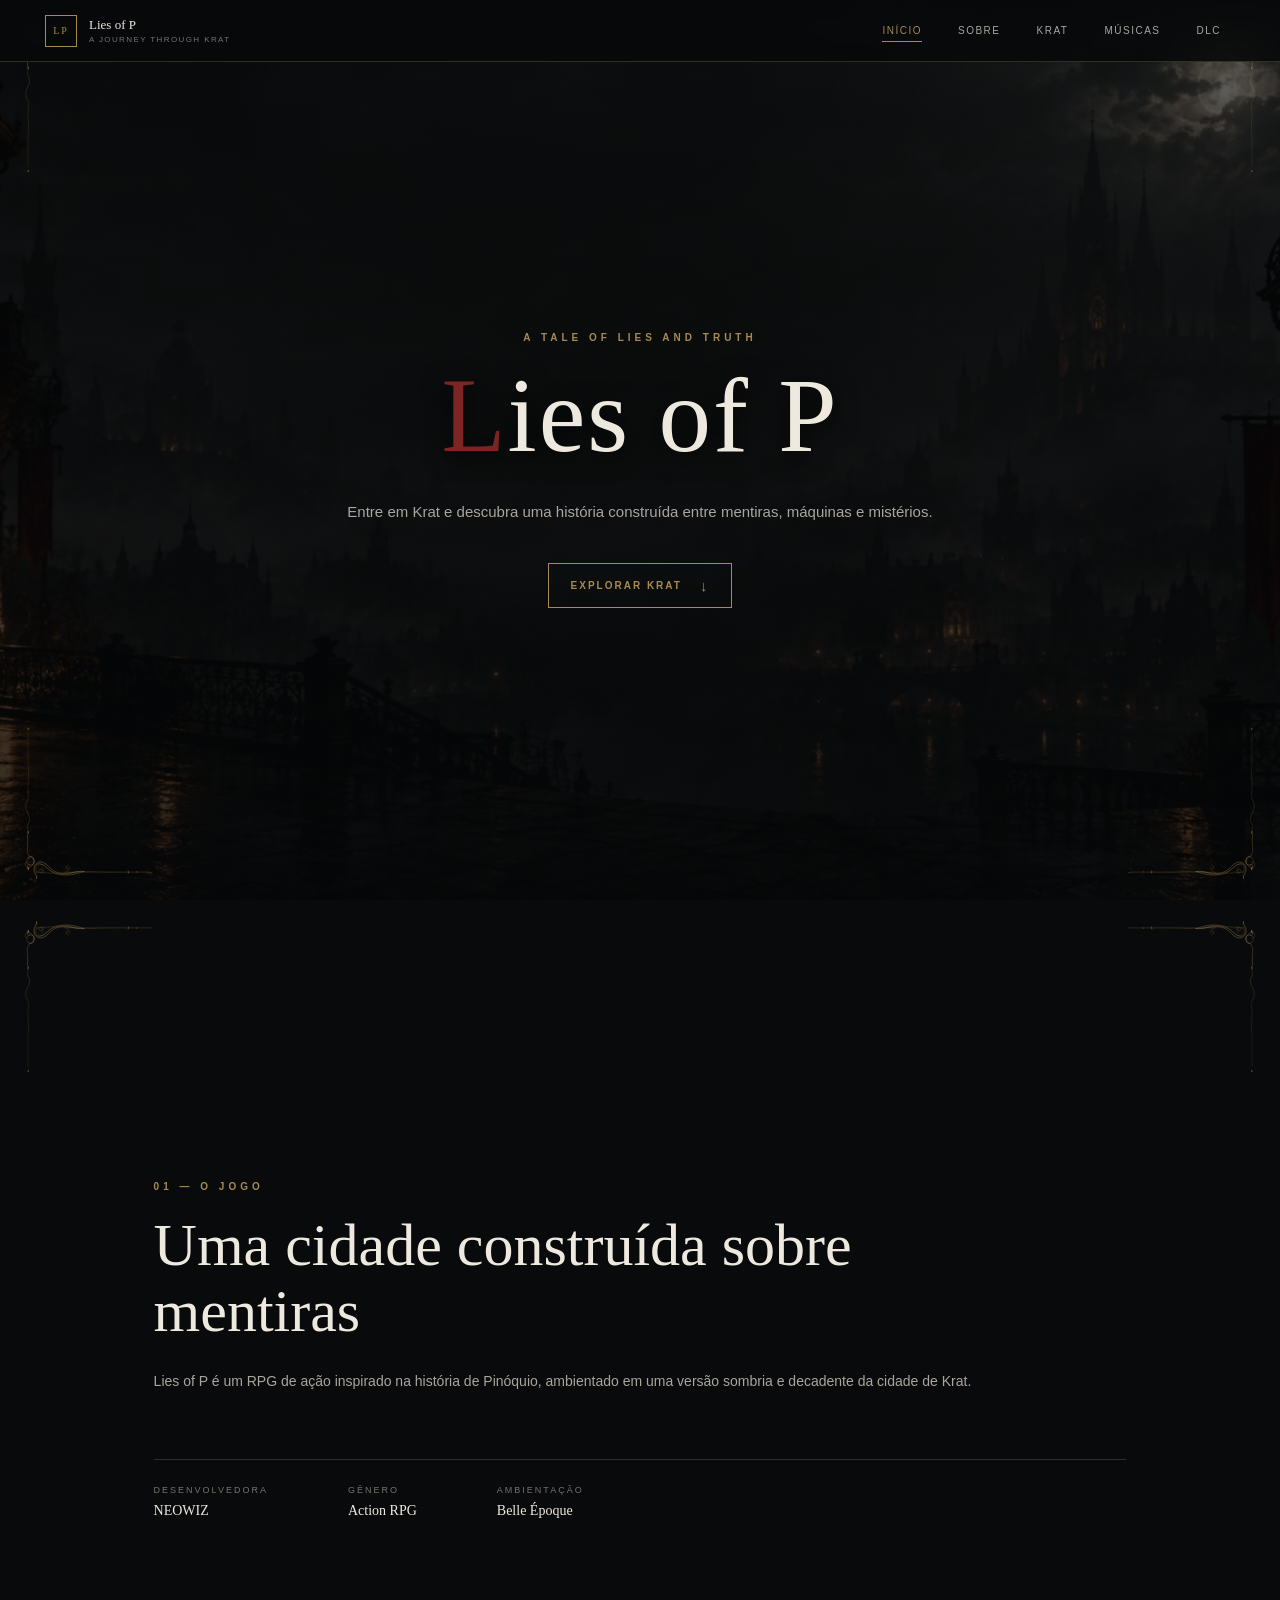
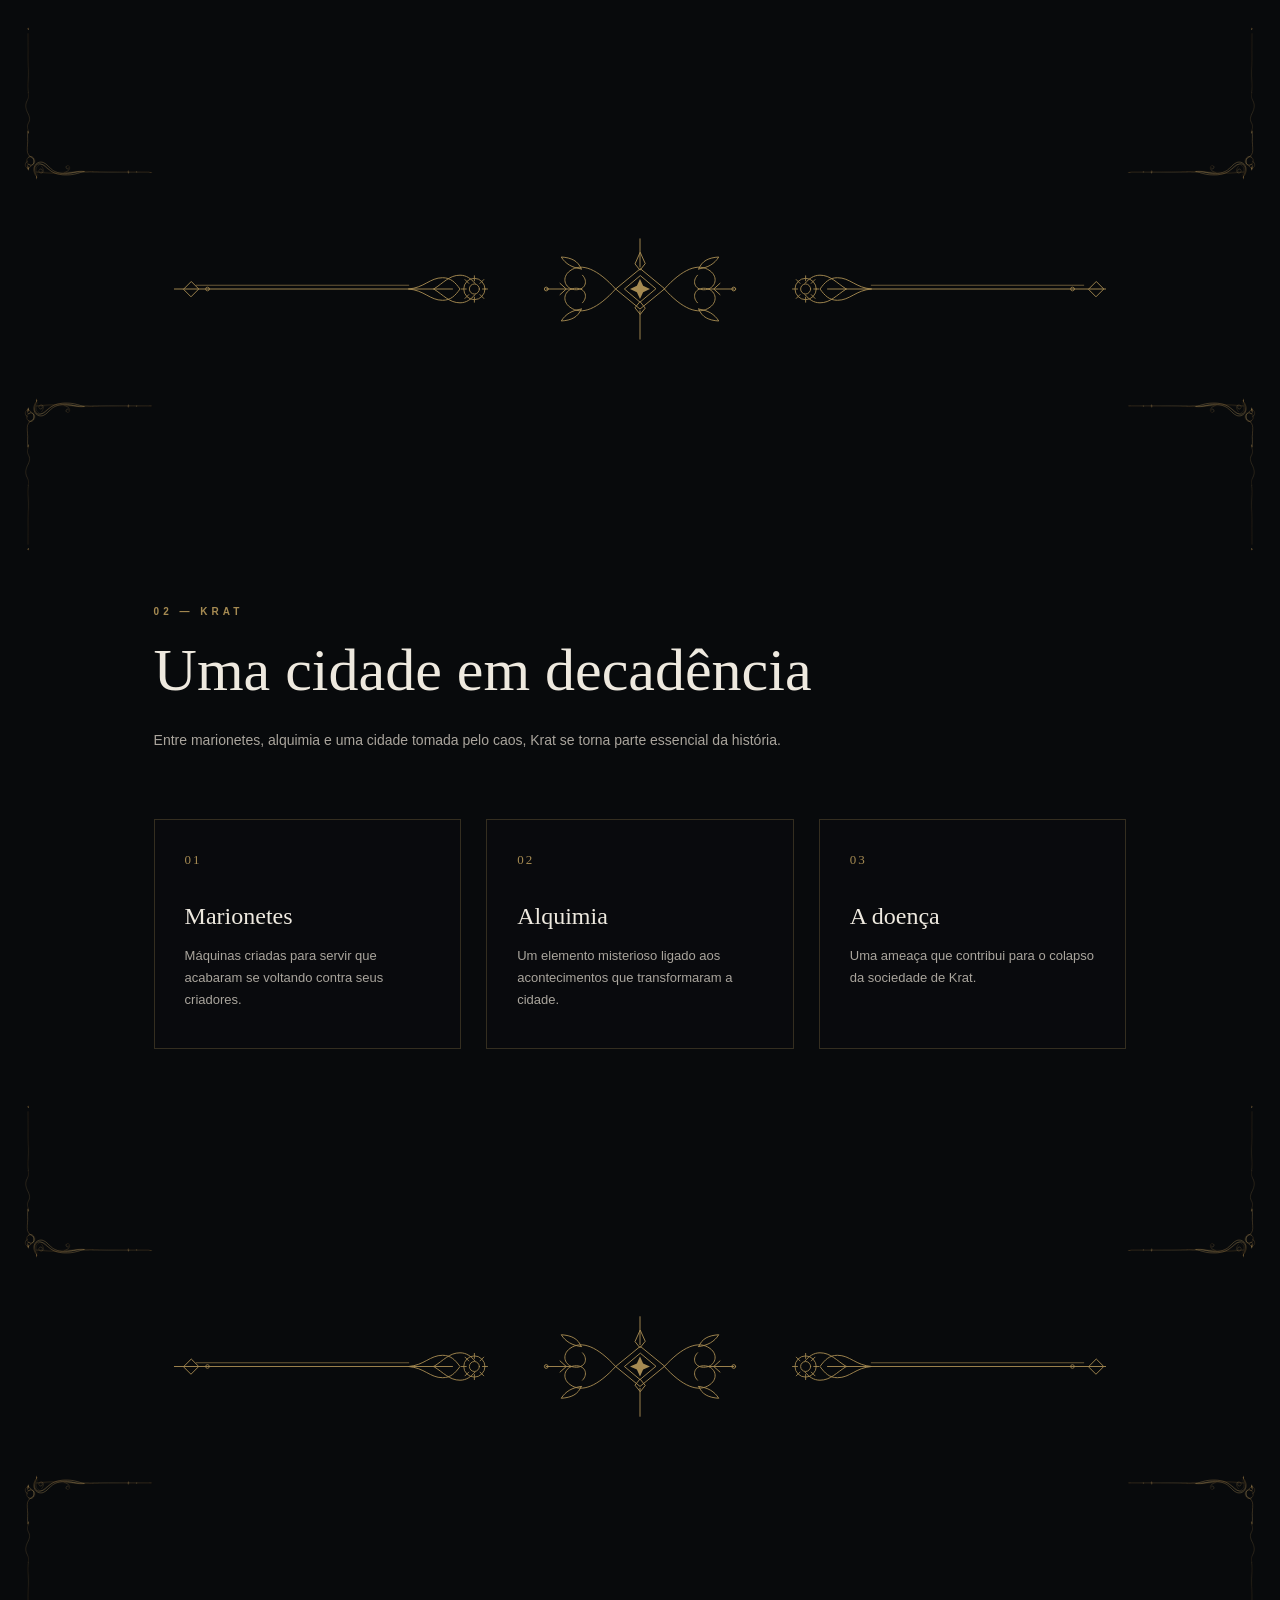
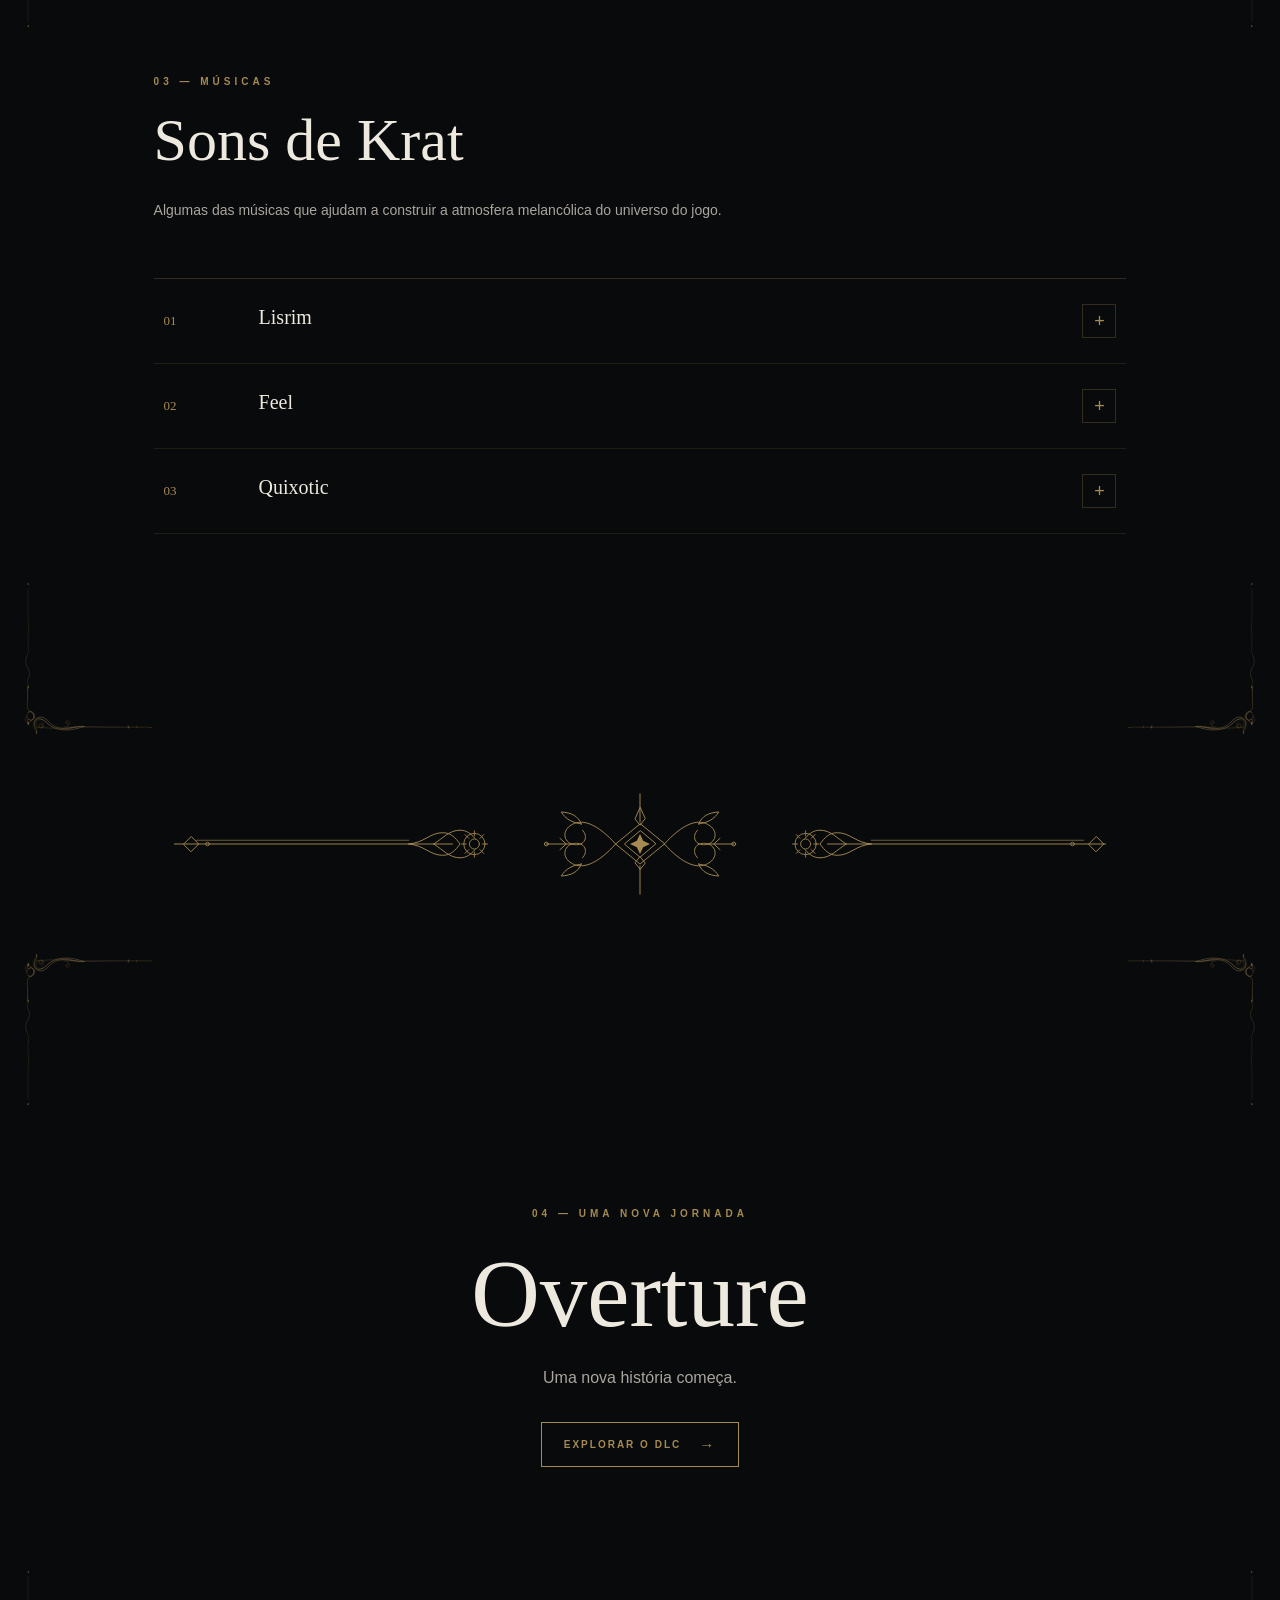
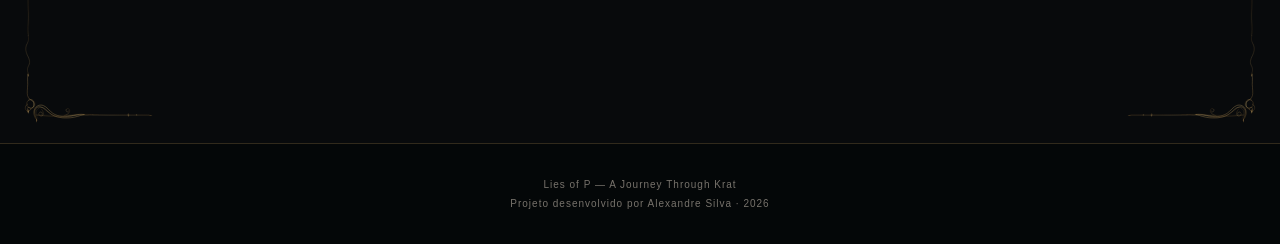
<file: lies-of-p/index.html>
<!DOCTYPE html>
<html lang="pt-BR">

<head>
    <meta charset="UTF-8">
    <meta name="viewport" content="width=device-width, initial-scale=1.0">

    <meta name="description"
        content="Uma experiência visual inspirada no universo de Lies of P.">

    <title>Lies of P | A Journey Through Krat</title>

    <link rel="stylesheet" href="style.css">
</head>

<body>

    <!-- CAMADAS DO PLANO DE FUNDO -->
    <div class="backgrounds" aria-hidden="true">
        <div class="background background-1 ativo"></div>
        <div class="background background-2"></div>
    </div>


    <!-- MENU -->
    <header class="menu">

        <a href="#inicio" class="logo">
            <span>LP</span>

            <div>
                <strong>Lies of P</strong>
                <small>A Journey Through Krat</small>
            </div>
        </a>

        <nav>
            <a href="#inicio" class="menu-item ativo">Início</a>
            <a href="#sobre" class="menu-item">Sobre</a>
            <a href="#krat" class="menu-item">Krat</a>
            <a href="#musicas" class="menu-item">Músicas</a>
            <a href="/lies-of-p/dlc.html" class="menu-item">DLC</a>
        </nav>

    </header>


    <main>

        <!-- HERO -->
        <section id="inicio" class="hero" data-bg="1">

            <img src="img/borda-gotica.svg"
         class="borda-gotica borda-superior-esquerda"
         alt="">

                <img src="img/borda-gotica.svg"
         class="borda-gotica borda-superior-direita"
         alt="">

                <img src="img/borda-gotica.svg"
         class="borda-gotica borda-inferior-esquerda"
         alt="">

                <img src="img/borda-gotica.svg"
         class="borda-gotica borda-inferior-direita"
         alt="">

            <div class="hero-conteudo">

                <span class="legenda">A TALE OF LIES AND TRUTH</span>

                <h1>Lies of P</h1>

                <p>
                    Entre em Krat e descubra uma história
                    construída entre mentiras, máquinas e mistérios.
                </p>

                <a href="#sobre" class="botao">
                    Explorar Krat
                    <span>↓</span>
                </a>

            </div>

        </section>

           <!--  <div class="divisor">
        <img src="img/ornamento-centro.svg" alt="">
            </div> -->

        <!-- SOBRE O JOGO -->
        <section id="sobre" class="secao" data-bg="2">

            <img src="img/borda-gotica.svg"
         class="borda-gotica borda-superior-esquerda"
         alt="">

                <img src="img/borda-gotica.svg"
         class="borda-gotica borda-superior-direita"
         alt="">

                <img src="img/borda-gotica.svg"
         class="borda-gotica borda-inferior-esquerda"
         alt="">

                <img src="img/borda-gotica.svg"
         class="borda-gotica borda-inferior-direita"
         alt="">

            <div class="secao-cabecalho">

                <span class="legenda">01 — O JOGO</span>

                <h2>Uma cidade construída sobre mentiras</h2>

                <p>
                    Lies of P é um RPG de ação inspirado na história
                    de Pinóquio, ambientado em uma versão sombria
                    e decadente da cidade de Krat.
                </p>

            </div>


            <div class="informacoes-jogo">

                <div>
                    <span>DESENVOLVEDORA</span>
                    <strong>NEOWIZ</strong>
                </div>

                <div>
                    <span>GÊNERO</span>
                    <strong>Action RPG</strong>
                </div>

                <div>
                    <span>AMBIENTAÇÃO</span>
                    <strong>Belle Époque</strong>
                </div>

            </div>

        </section>

            <div class="divisor">
        <img src="img/ornamento-centro.svg" alt="">
            </div>

        <!-- KRAT -->
        <section id="krat" class="secao krat" data-bg="3">

            <img src="img/borda-gotica.svg"
         class="borda-gotica borda-superior-esquerda"
         alt="">

                <img src="img/borda-gotica.svg"
         class="borda-gotica borda-superior-direita"
         alt="">

                <img src="img/borda-gotica.svg"
         class="borda-gotica borda-inferior-esquerda"
         alt="">

                <img src="img/borda-gotica.svg"
         class="borda-gotica borda-inferior-direita"
         alt="">

            <div class="secao-cabecalho">

                <span class="legenda">02 — KRAT</span>

                <h2>Uma cidade em decadência</h2>

                <p>
                    Entre marionetes, alquimia e uma cidade tomada
                    pelo caos, Krat se torna parte essencial da história.
                </p>

            </div>


            <div class="elementos-krat">

                <article>
                    <span>01</span>
                    <h3>Marionetes</h3>
                    <p>
                        Máquinas criadas para servir que acabaram
                        se voltando contra seus criadores.
                    </p>
                </article>

                <article>
                    <span>02</span>
                    <h3>Alquimia</h3>
                    <p>
                        Um elemento misterioso ligado aos acontecimentos
                        que transformaram a cidade.
                    </p>
                </article>

                <article>
                    <span>03</span>
                    <h3>A doença</h3>
                    <p>
                        Uma ameaça que contribui para o colapso
                        da sociedade de Krat.
                    </p>
                </article>

            </div>

        </section>

            <div class="divisor">
        <img src="img/ornamento-centro.svg" alt="">
            </div>

<section id="musicas" class="secao musicas" data-bg="4">


    <img src="img/borda-gotica.svg"
         class="borda-gotica borda-superior-esquerda"
         alt="">

                <img src="img/borda-gotica.svg"
         class="borda-gotica borda-superior-direita"
         alt="">

                <img src="img/borda-gotica.svg"
         class="borda-gotica borda-inferior-esquerda"
         alt="">

                <img src="img/borda-gotica.svg"
         class="borda-gotica borda-inferior-direita"
         alt="">

    <div class="secao-cabecalho">
        <span class="legenda">03 — MÚSICAS</span>
        <h2>Sons de Krat</h2>
        <p>
            Algumas das músicas que ajudam a construir
            a atmosfera melancólica do universo do jogo.
        </p>
    </div>

    <div class="lista-musicas">

        <article class="musica">
            <span class="musica-numero">01</span>

            <div class="musica-conteudo">
                <h3>Lisrim</h3>
                <p>
                    Uma das faixas marcantes da atmosfera musical
                    de Lies of P, combinando melancolia e delicadeza.
                </p>

                <div class="musica-detalhes">
                    <span>JOGO PRINCIPAL</span>
                </div>
            </div>

            <button type="button" class="musica-botao" aria-expanded="false">
                +
            </button>

            <!-- <div class="musica-player">
                <iframe
                    src="https://www.youtube.com/embed/vc2Ym26BCT4"
                    title="Lisrim — Lies of P"
                    frameborder="0"
                    allow="accelerometer; autoplay; clipboard-write; encrypted-media; gyroscope; picture-in-picture; web-share"
                    referrerpolicy="strict-origin-when-cross-origin"
                    allowfullscreen>
                </iframe>
            </div> -->
        </article>

        <article class="musica">
            <span class="musica-numero">02</span>

            <div class="musica-conteudo">
                <h3>Feel</h3>
                <p>
                    Uma faixa que contribui para o lado mais emocional
                    e contemplativo da experiência.
                </p>

                <div class="musica-detalhes">
                    <span>JOGO PRINCIPAL</span>
                </div>
            </div>

            <button type="button" class="musica-botao" aria-expanded="false">
                +
            </button>
        </article>

        <article class="musica">
            <span class="musica-numero">03</span>

            <div class="musica-conteudo">
                <h3>Quixotic</h3>
                <p>
                    Uma composição que reforça o caráter misterioso
                    e melancólico presente na jornada.
                </p>

                <div class="musica-detalhes">
                    <span>JOGO PRINCIPAL</span>
                </div>
            </div>

            <button type="button" class="musica-botao" aria-expanded="false">
                +
            </button>
        </article>

    </div>
</section>

            <div class="divisor">
        <img src="img/ornamento-centro.svg" alt="">
            </div>

        <!-- DLC -->
        <section id="dlc" class="secao dlc" data-bg="5">

            <img src="img/borda-gotica.svg"
         class="borda-gotica borda-superior-esquerda"
         alt="">

                <img src="img/borda-gotica.svg"
         class="borda-gotica borda-superior-direita"
         alt="">

                <img src="img/borda-gotica.svg"
         class="borda-gotica borda-inferior-esquerda"
         alt="">

                <img src="img/borda-gotica.svg"
         class="borda-gotica borda-inferior-direita"
         alt="">

            <div class="dlc-conteudo">

                <span class="legenda">04 — UMA NOVA JORNADA</span>

                <h2>Overture</h2>

                <p>
                    Uma nova história começa.
                </p>

                <a href="dlc.html" class="botao">
                    Explorar o DLC
                    <span>→</span>
                </a>

            </div>

        </section>

    </main>


    <!-- FOOTER -->
    <footer>

        <p>Lies of P — A Journey Through Krat</p>

        <p>Projeto desenvolvido por Alexandre Silva · 2026</p>

    </footer>


    <script src="script.js"></script>

</body>

</html>
</file>
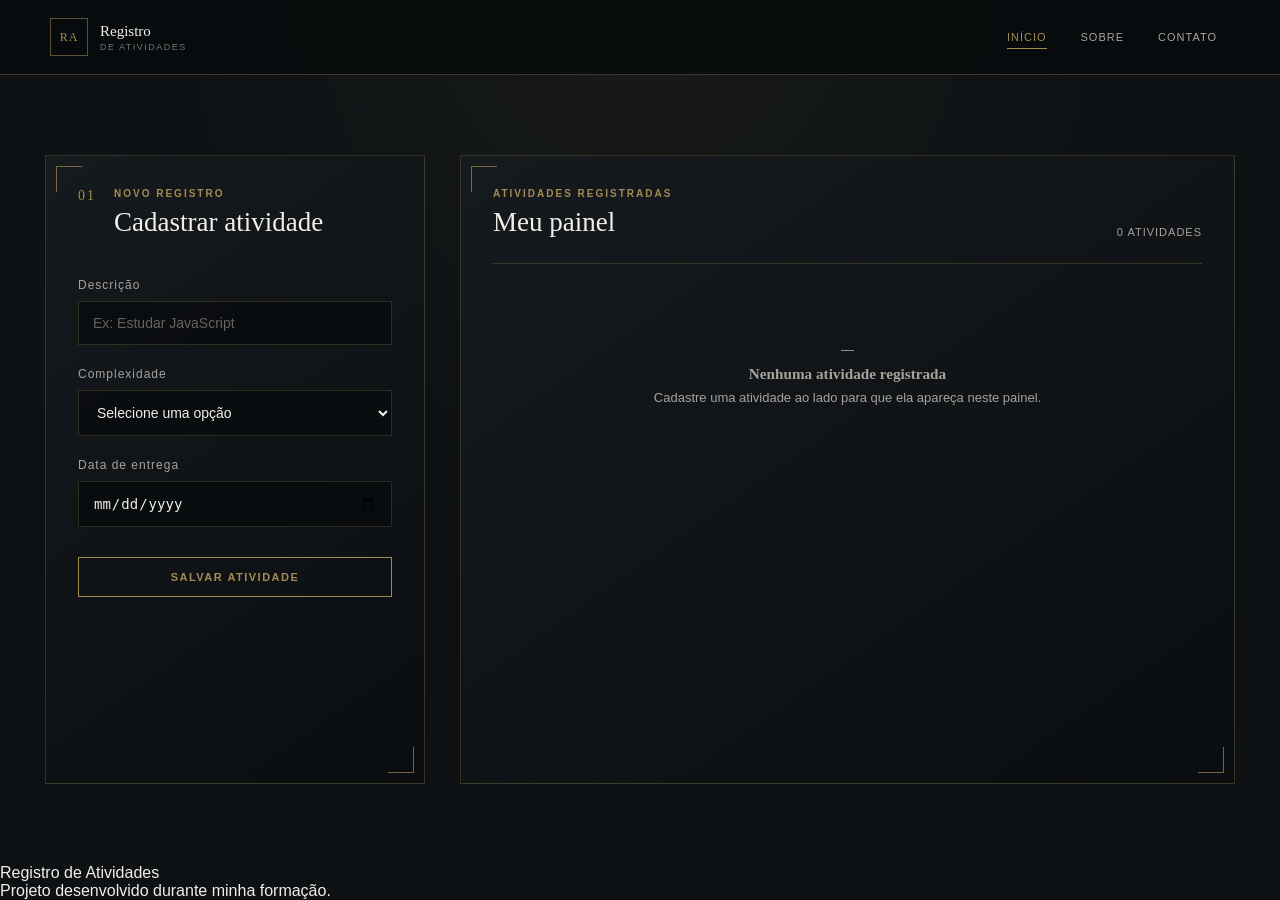
<file: suzano-include-main/index.html>
<!DOCTYPE html>
<html lang="pt-BR">

<head>
    <meta charset="UTF-8">

    <meta name="viewport" content="width=device-width, initial-scale=1.0">

    <meta
        name="description"
        content="Sistema de registro e organização de atividades."
    >

    <title>Registro de Atividades</title>

    <link rel="stylesheet" href="css/styles.css">
    <link rel="stylesheet" href="css/menu.css">
</head>

<body>

    <header class="menu">

        <div class="marca">
            <span class="marca-simbolo">RA</span>

            <div>
                <strong>Registro</strong>
                <small>de Atividades</small>
            </div>
        </div>

        <nav>
            <a class="menu-item ativo" href="index.html">
                Início
            </a>

            <a class="menu-item" href="sobre.html">
                Sobre
            </a>

            <a class="menu-item" href="contato.html">
                Contato
            </a>
        </nav>

    </header>


    <main>

        <!-- ÁREA DE CADASTRO -->

        <section class="painel-cadastro">

            <div class="titulo-painel">
                <span class="numero-secao">01</span>

                <div>
                    <span class="legenda">
                        NOVO REGISTRO
                    </span>

                    <h1>
                        Cadastrar atividade
                    </h1>
                </div>
            </div>


            <form class="cadastro-atividade">

                <div class="campo">

                    <label for="descricao">
                        Descrição
                    </label>

                    <input
                        type="text"
                        id="descricao"
                        placeholder="Ex: Estudar JavaScript"
                    >

                </div>


                <div class="campo">

                    <label for="complexidade">
                        Complexidade
                    </label>

                    <select id="complexidade">

                        <option value="">
                            Selecione uma opção
                        </option>

                        <option value="Baixa">
                            Baixa
                        </option>

                        <option value="Média">
                            Média
                        </option>

                        <option value="Alta">
                            Alta
                        </option>

                    </select>

                </div>


                <div class="campo">

                    <label for="data-entrega">
                        Data de entrega
                    </label>

                    <input
                        type="date"
                        id="data-entrega"
                    >

                </div>


                <button
                    type="submit"
                    id="salvaAtividade"
                >
                    Salvar atividade
                </button>

                <p
                    class="mensagem"
                    id="mensagem"
                    aria-live="polite"
                ></p>

            </form>

        </section>


        <!-- PAINEL DE ATIVIDADES -->

        <section
            class="painel-atividades"
            id="painel-atividade"
        >

            <div class="cabecalho-atividades">

                <div>

                    <span class="legenda">
                        ATIVIDADES REGISTRADAS
                    </span>

                    <h2>
                        Meu painel
                    </h2>

                </div>

                <span
                    class="contador"
                    id="contador"
                >
                    0 atividades
                </span>

            </div>


            <div
                class="lista-atividades"
                id="lista-atividades"
            >

                <div
                    class="estado-vazio"
                    id="estado-vazio"
                >
                    <span class="estado-numero">
                        —
                    </span>

                    <h3>
                        Nenhuma atividade registrada
                    </h3>

                    <p>
                        Cadastre uma atividade ao lado
                        para que ela apareça neste painel.
                    </p>
                </div>

            </div>

        </section>

    </main>


    <footer class="rodape">

        <p>
            Registro de Atividades
        </p>

        <span>
            Projeto desenvolvido durante minha formação.
        </span>

    </footer>


    <script src="js/script.js"></script>

</body>

</html>
</file>
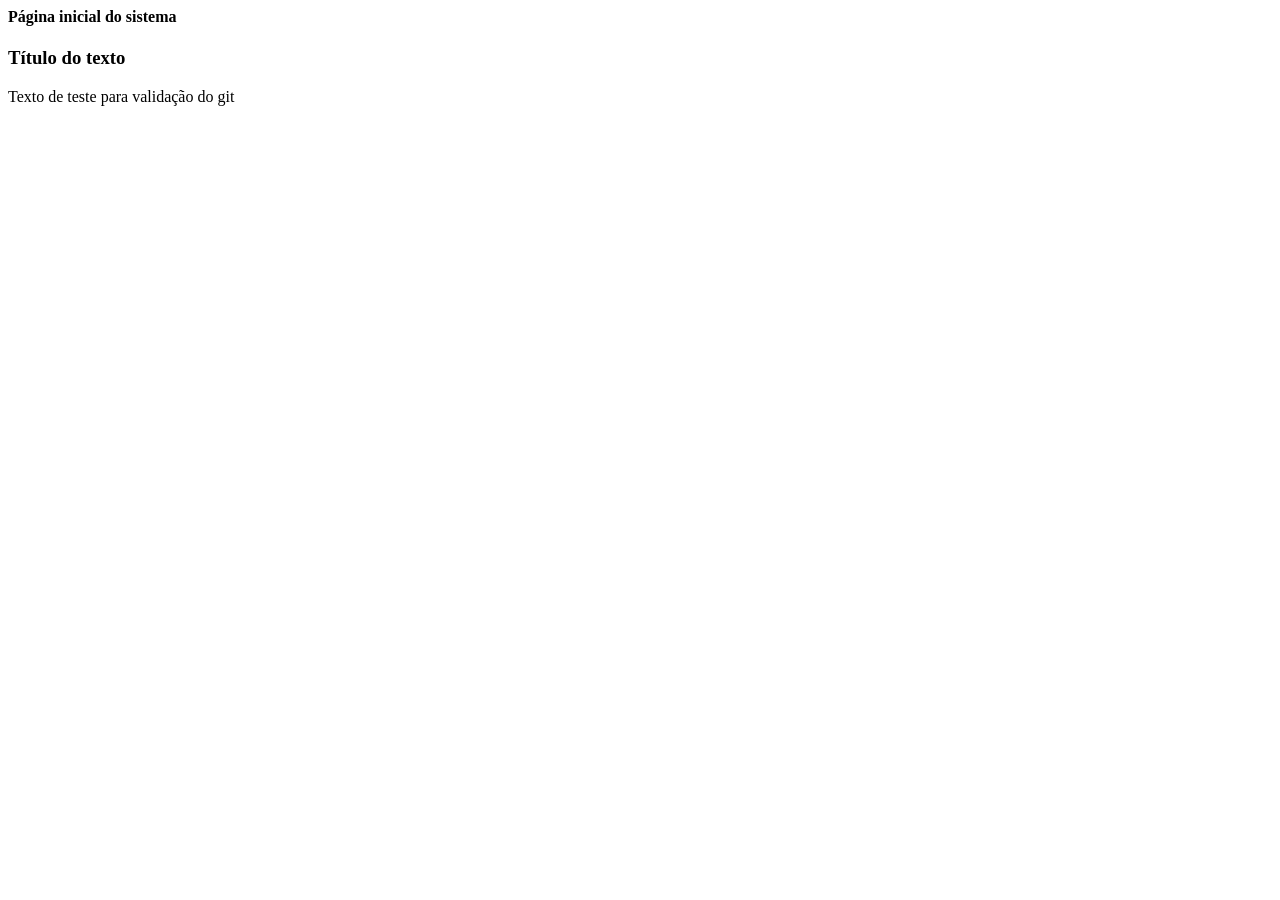
<file: suzano-include-main/exemplos/index.html>
<html>
    <body>
        <h4>Página inicial do sistema</h4>
        <div id="div_conteudo">
            <h3>Título do texto</h3>
            Texto de teste para validação do git
        </div>
    </body>
</html>
</file>
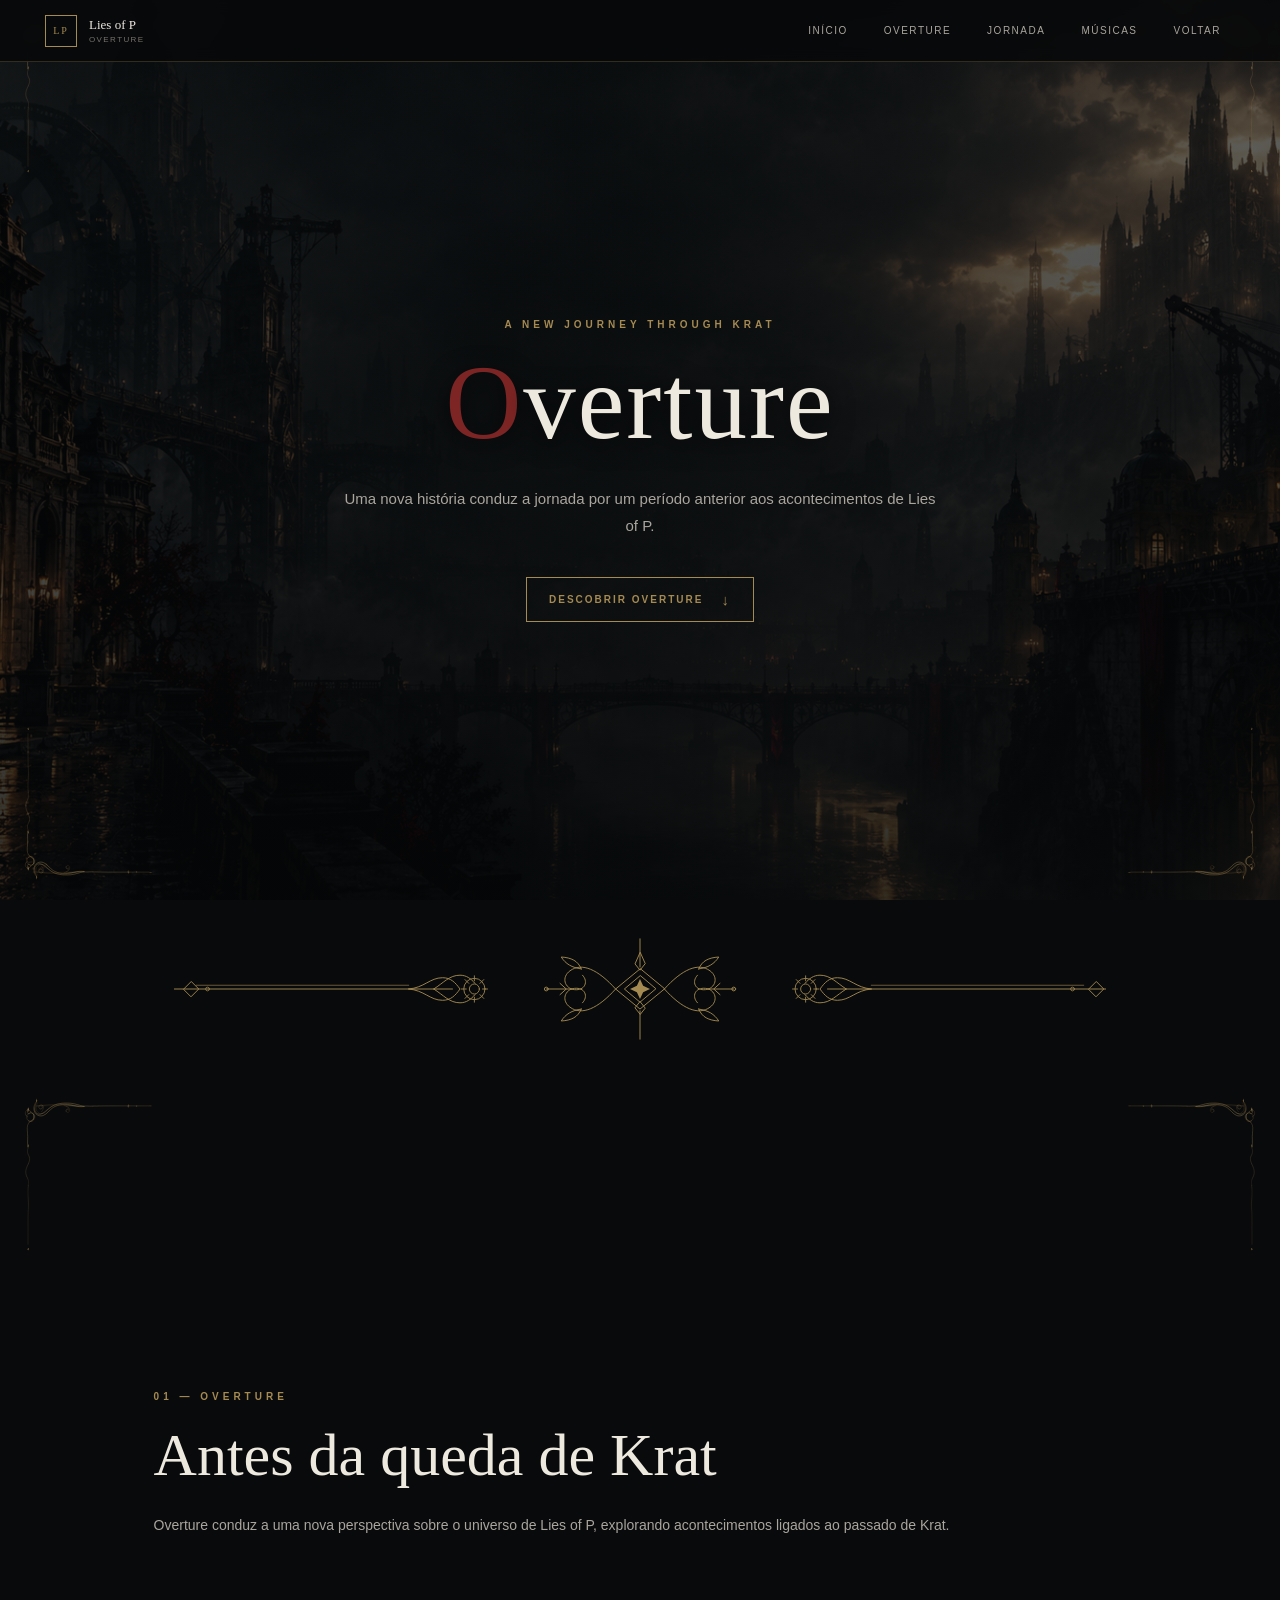
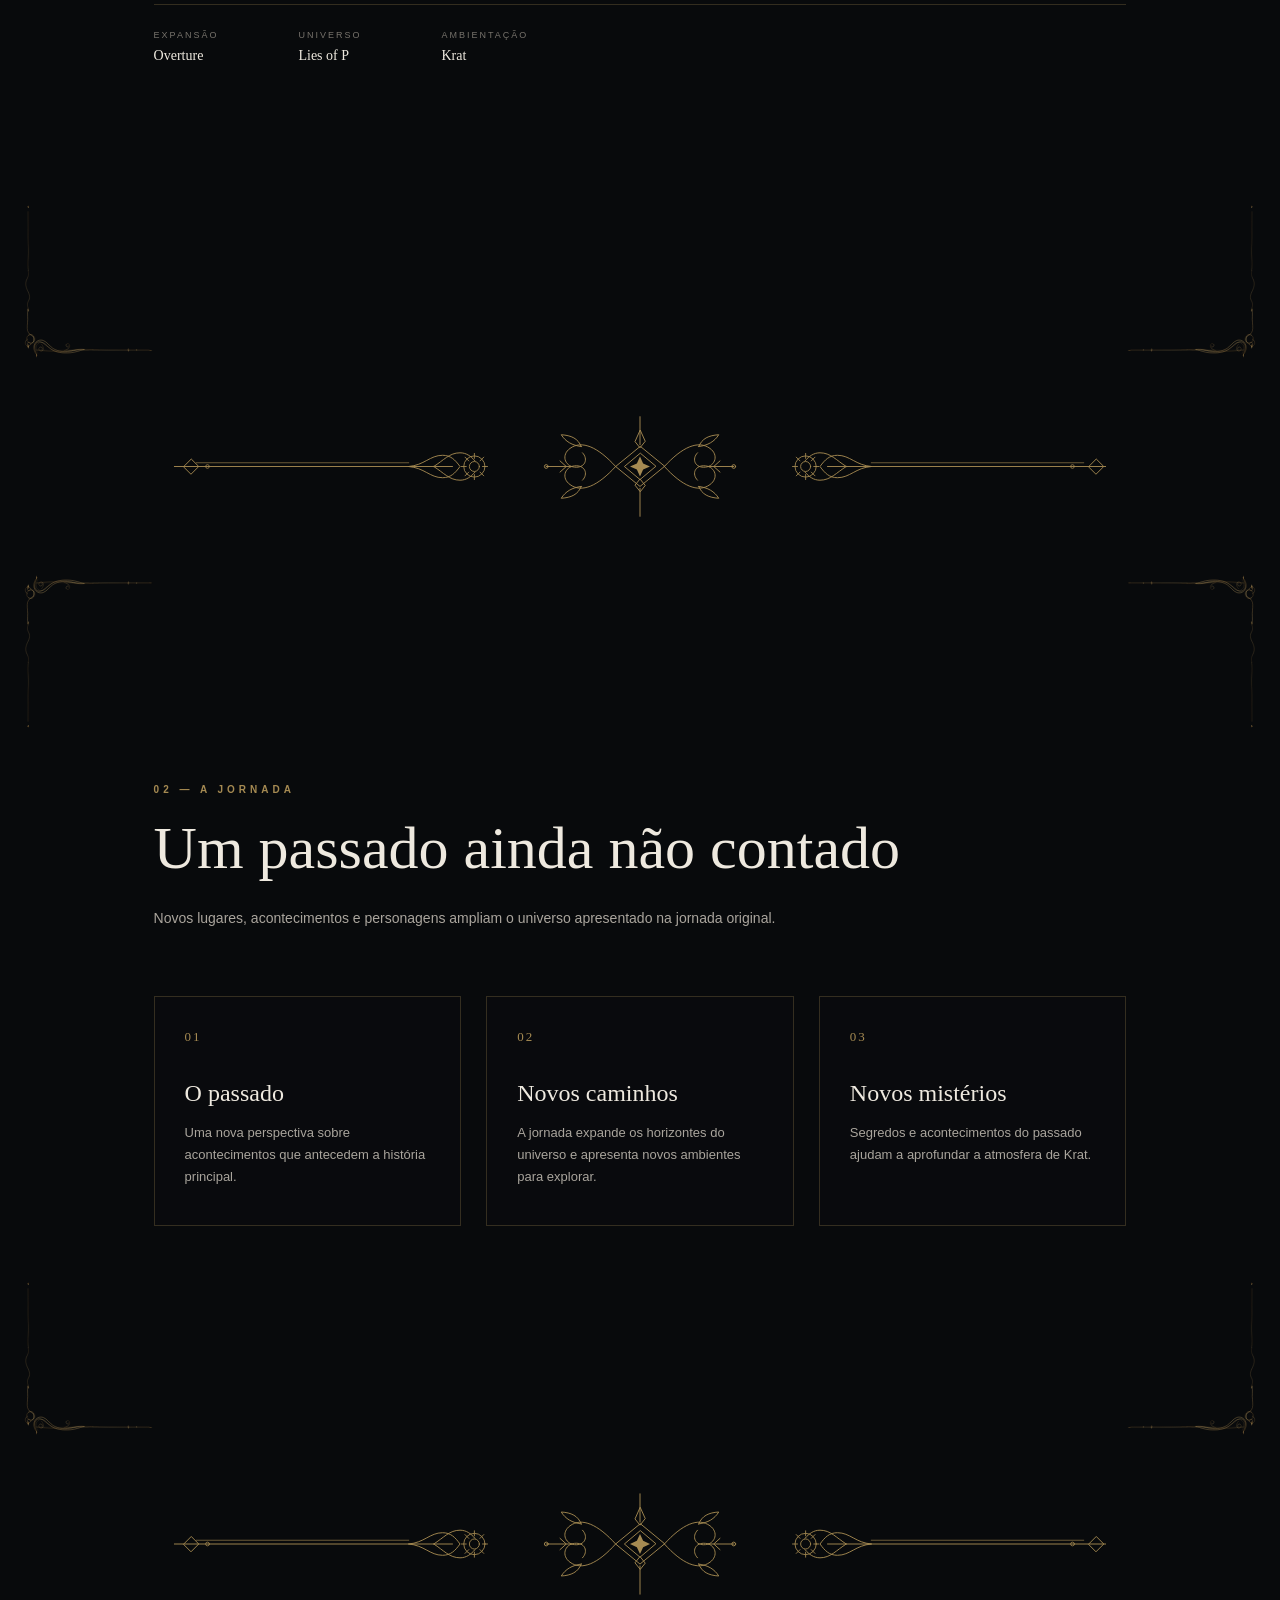
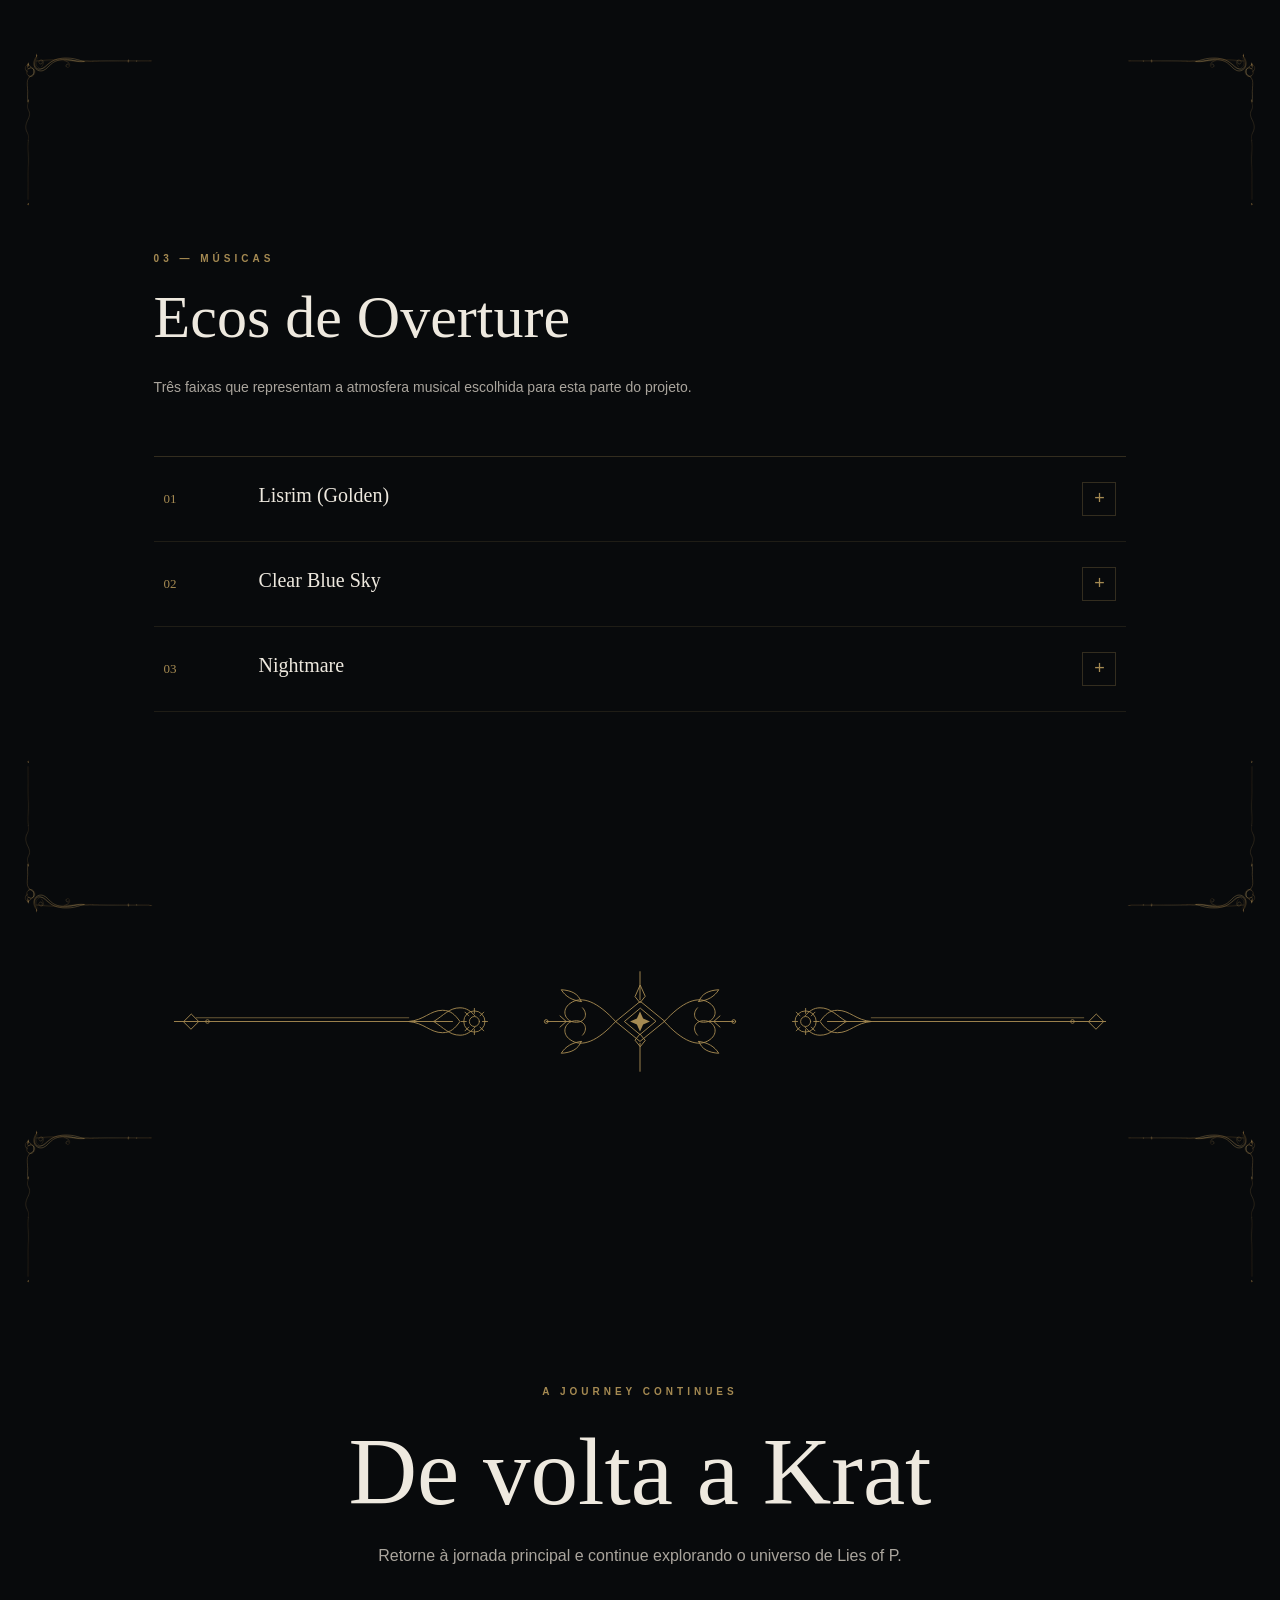
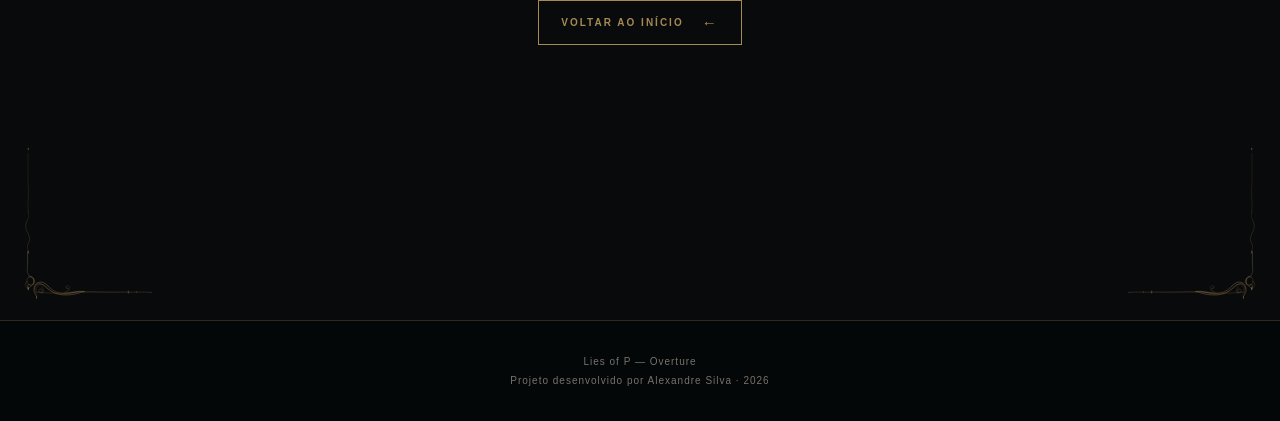
<file: lies-of-p/dlc.html>
<!DOCTYPE html>
<html lang="pt-BR">
<head>
    <meta charset="UTF-8">
    <meta name="viewport" content="width=device-width, initial-scale=1.0">

    <meta name="description"
        content="Lies of P: Overture — uma nova jornada através de Krat.">

    <title>Lies of P | Overture</title>

    <link rel="stylesheet" href="style.css">
</head>

<body>

    <div class="backgrounds" aria-hidden="true">
        <div class="background background-1 ativo"></div>
        <div class="background background-2"></div>
    </div>

    <header class="menu">

        <a href="index.html" class="logo">
            <span>LP</span>

            <div>
                <strong>Lies of P</strong>
                <small>Overture</small>
            </div>
        </a>

        <nav>
            <a href="index.html" class="menu-item">
                Início
            </a>

            <a href="#sobre" class="menu-item ativo">
                Overture
            </a>

            <a href="#jornada" class="menu-item">
                Jornada
            </a>

            <a href="#musicas" class="menu-item">
                Músicas
            </a>

            <a href="#voltar" class="menu-item">
                Voltar
            </a>
        </nav>

    </header>


    <main>

        <!-- HERO -->

       <section id="inicio" class="hero" data-bg="1">

        <img src="img/borda-gotica.svg"
         class="borda-gotica borda-superior-esquerda"
         alt="">

                <img src="img/borda-gotica.svg"
         class="borda-gotica borda-superior-direita"
         alt="">

                <img src="img/borda-gotica.svg"
         class="borda-gotica borda-inferior-esquerda"
         alt="">

                <img src="img/borda-gotica.svg"
         class="borda-gotica borda-inferior-direita"
         alt="">

            <div class="hero-conteudo">

                <span class="legenda">
                    A NEW JOURNEY THROUGH KRAT
                </span>

                <h1>Overture</h1>

                <p>
                    Uma nova história conduz a jornada
                    por um período anterior aos acontecimentos
                    de Lies of P.
                </p>

                <a href="#sobre" class="botao">
                    Descobrir Overture
                    <span>↓</span>
                </a>

            </div>

        </section>

        <div class="divisor">
            <img src="img/ornamento-centro.svg" alt="">
        </div>

        <!-- SOBRE -->

        <section id="sobre" class="secao" data-bg="2">

            <img src="img/borda-gotica.svg"
         class="borda-gotica borda-superior-esquerda"
         alt="">

                <img src="img/borda-gotica.svg"
         class="borda-gotica borda-superior-direita"
         alt="">

                <img src="img/borda-gotica.svg"
         class="borda-gotica borda-inferior-esquerda"
         alt="">

                <img src="img/borda-gotica.svg"
         class="borda-gotica borda-inferior-direita"
         alt="">

            <div class="secao-cabecalho">

                <span class="legenda">
                    01 — OVERTURE
                </span>

                <h2>
                    Antes da queda de Krat
                </h2>

                <p>
                    Overture conduz a uma nova perspectiva sobre
                    o universo de Lies of P, explorando acontecimentos
                    ligados ao passado de Krat.
                </p>

            </div>


            <div class="informacoes-jogo">

                <div>
                    <span>EXPANSÃO</span>
                    <strong>Overture</strong>
                </div>

                <div>
                    <span>UNIVERSO</span>
                    <strong>Lies of P</strong>
                </div>

                <div>
                    <span>AMBIENTAÇÃO</span>
                    <strong>Krat</strong>
                </div>

            </div>

        </section>

        <div class="divisor">
            <img src="img/ornamento-centro.svg" alt="">
        </div>

        <!-- JORNADA -->

        <section id="jornada" class="secao krat" data-bg="3">

            <img src="img/borda-gotica.svg"
         class="borda-gotica borda-superior-esquerda"
         alt="">

                <img src="img/borda-gotica.svg"
         class="borda-gotica borda-superior-direita"
         alt="">

                <img src="img/borda-gotica.svg"
         class="borda-gotica borda-inferior-esquerda"
         alt="">

                <img src="img/borda-gotica.svg"
         class="borda-gotica borda-inferior-direita"
         alt="">

            <div class="secao-cabecalho">

                <span class="legenda">
                    02 — A JORNADA
                </span>

                <h2>
                    Um passado ainda não contado
                </h2>

                <p>
                    Novos lugares, acontecimentos e personagens
                    ampliam o universo apresentado na jornada original.
                </p>

            </div>


            <div class="elementos-krat">

                <article>

                    <span>01</span>

                    <h3>
                        O passado
                    </h3>

                    <p>
                        Uma nova perspectiva sobre acontecimentos
                        que antecedem a história principal.
                    </p>

                </article>


                <article>

                    <span>02</span>

                    <h3>
                        Novos caminhos
                    </h3>

                    <p>
                        A jornada expande os horizontes do universo
                        e apresenta novos ambientes para explorar.
                    </p>

                </article>


                <article>

                    <span>03</span>

                    <h3>
                        Novos mistérios
                    </h3>

                    <p>
                        Segredos e acontecimentos do passado ajudam
                        a aprofundar a atmosfera de Krat.
                    </p>

                </article>

            </div>

        </section>

        <div class="divisor">
            <img src="img/ornamento-centro.svg" alt="">
        </div>

        <!-- MÚSICAS -->

       <section id="musicas" class="secao musicas" data-bg="4">

        <img src="img/borda-gotica.svg"
         class="borda-gotica borda-superior-esquerda"
         alt="">

                <img src="img/borda-gotica.svg"
         class="borda-gotica borda-superior-direita"
         alt="">

                <img src="img/borda-gotica.svg"
         class="borda-gotica borda-inferior-esquerda"
         alt="">

                <img src="img/borda-gotica.svg"
         class="borda-gotica borda-inferior-direita"
         alt="">
            <div class="secao-cabecalho">

                <span class="legenda">
                    03 — MÚSICAS
                </span>

                <h2>
                    Ecos de Overture
                </h2>

                <p>
                    Três faixas que representam a atmosfera
                    musical escolhida para esta parte do projeto.
                </p>

            </div>


            <div class="lista-musicas">


                <article class="musica">

                    <span class="musica-numero">
                        01
                    </span>

                    <div class="musica-conteudo">

                        <h3>
                            Lisrim (Golden)
                        </h3>

                        <p>
                            Uma nova versão de uma das faixas
                            marcantes do universo musical de Lies of P.
                        </p>

                        <div class="musica-detalhes">
                            <span>
                                DLC — OVERTURE
                            </span>
                        </div>

                    </div>

                    <button
                        type="button"
                        class="musica-botao"
                        aria-expanded="false">
                        +
                    </button>

                </article>


                <article class="musica">

                    <span class="musica-numero">
                        02
                    </span>

                    <div class="musica-conteudo">

                        <h3>
                            Clear Blue Sky
                        </h3>

                        <p>
                            Uma faixa selecionada para representar
                            uma atmosfera diferente dentro da expansão.
                        </p>

                        <div class="musica-detalhes">
                            <span>
                                DLC — OVERTURE
                            </span>
                        </div>

                    </div>

                    <button
                        type="button"
                        class="musica-botao"
                        aria-expanded="false">
                        +
                    </button>

                </article>


                <article class="musica">

                    <span class="musica-numero">
                        03
                    </span>

                    <div class="musica-conteudo">

                        <h3>
                            Nightmare
                        </h3>

                        <p>
                            Uma escolha que reforça o lado mais sombrio
                            e inquietante da experiência.
                        </p>

                        <div class="musica-detalhes">
                            <span>
                                DLC — OVERTURE
                            </span>
                        </div>

                    </div>

                    <button
                        type="button"
                        class="musica-botao"
                        aria-expanded="false">
                        +
                    </button>

                </article>


            </div>

        </section>

        <div class="divisor">
            <img src="img/ornamento-centro.svg" alt="">
        </div>

        <!-- VOLTAR -->

        <section id="voltar" class="secao dlc" data-bg="5">

            <img src="img/borda-gotica.svg"
         class="borda-gotica borda-superior-esquerda"
         alt="">

                <img src="img/borda-gotica.svg"
         class="borda-gotica borda-superior-direita"
         alt="">

                <img src="img/borda-gotica.svg"
         class="borda-gotica borda-inferior-esquerda"
         alt="">

                <img src="img/borda-gotica.svg"
         class="borda-gotica borda-inferior-direita"
         alt="">

            <div class="dlc-conteudo">

                <span class="legenda">
                    A JOURNEY CONTINUES
                </span>

                <h2>
                    De volta a Krat
                </h2>

                <p>
                    Retorne à jornada principal e continue
                    explorando o universo de Lies of P.
                </p>

                <a href="index.html" class="botao">
                    Voltar ao início
                    <span>←</span>
                </a>

            </div>

        </section>

    </main>


    <footer>

        <p>
            Lies of P — Overture
        </p>

        <p>
            Projeto desenvolvido por Alexandre Silva · 2026
        </p>

    </footer>


    <script src="script.js"></script>

</body>
</html>
</file>
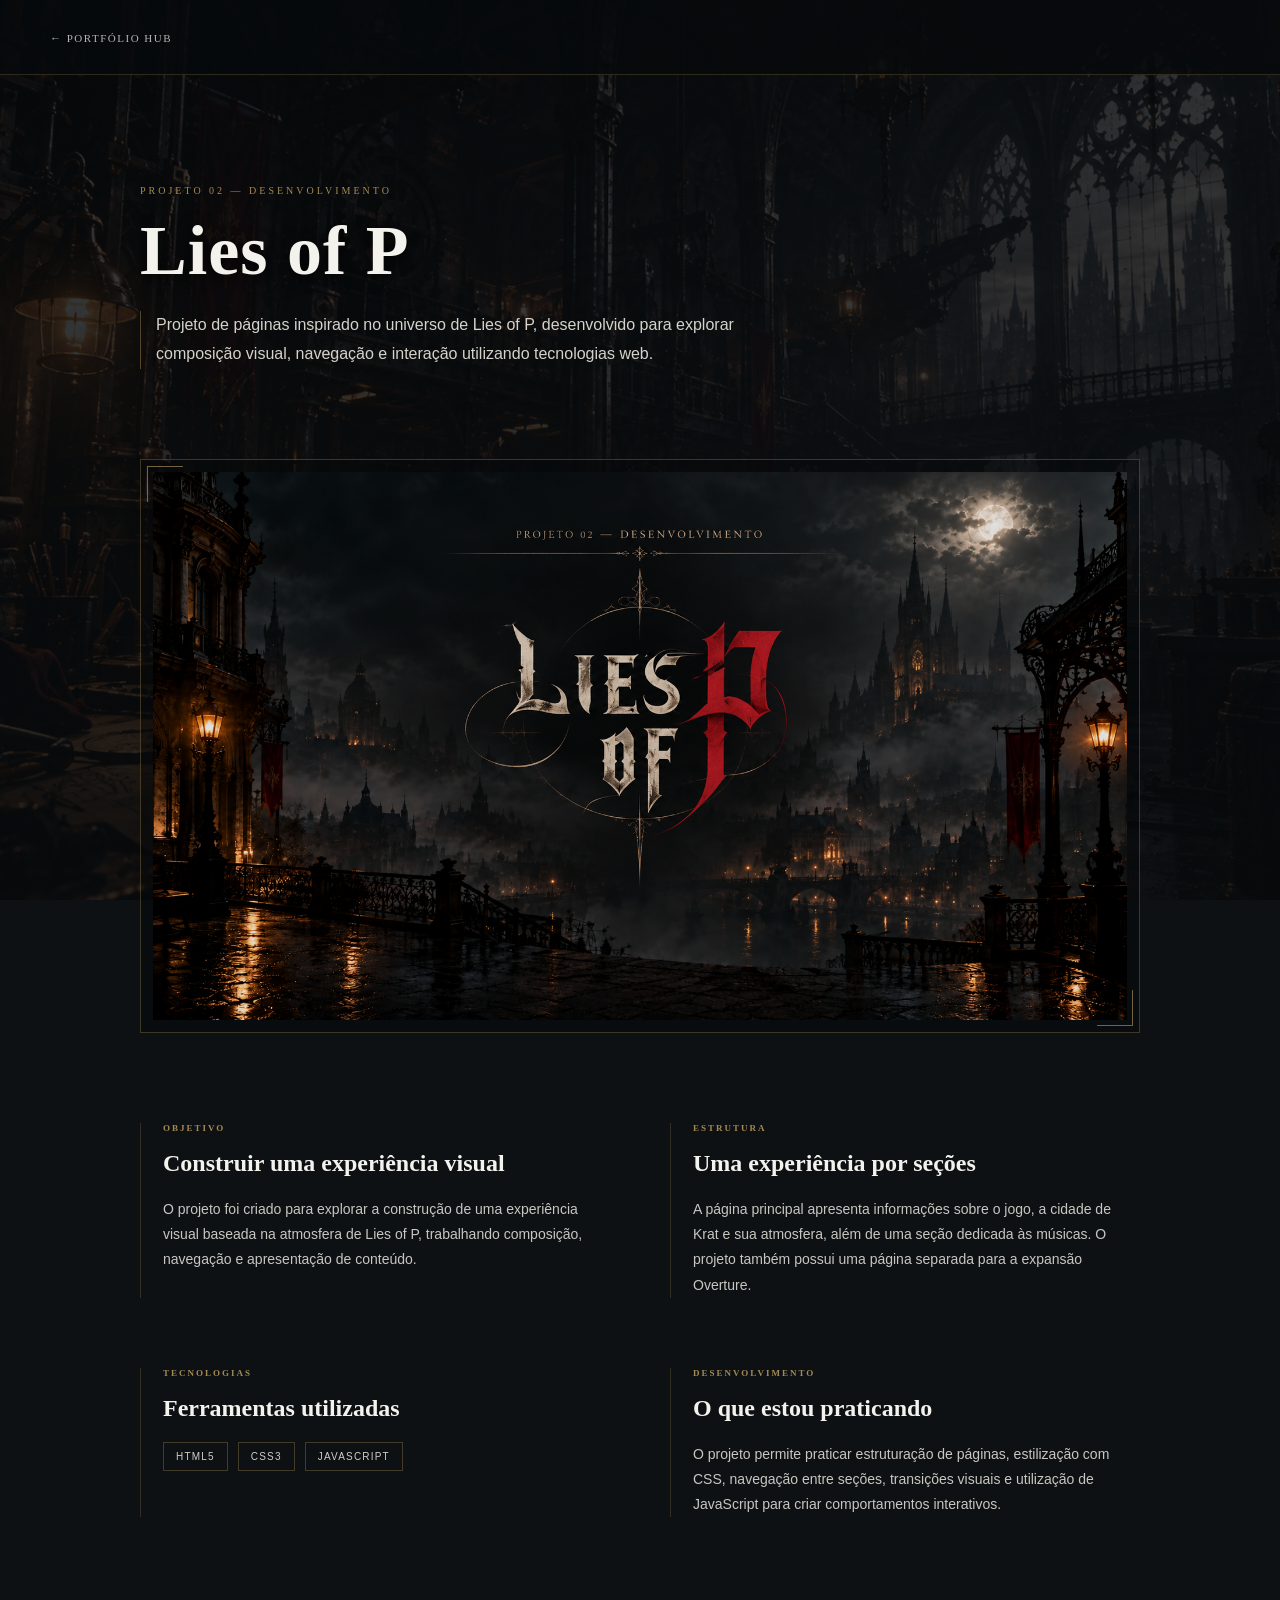
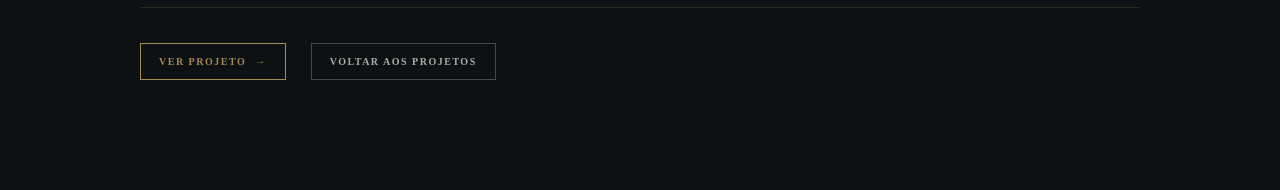
<file: projetos/lies-of-p.html>
<!DOCTYPE html>
<html lang="pt-BR">

<head>
    <meta charset="UTF-8">
    <meta name="viewport" content="width=device-width, initial-scale=1.0">

    <meta
        name="description"
        content="Descrição do projeto Lies of P desenvolvido por Alexandre Silva."
    >

    <title>Lies of P | Portfólio HUB</title>

    <link rel="stylesheet" href="css/projetos.css">
</head>

<body>

    <div class="projeto-fundo"></div>

    <main>

        <header class="pagina-projeto-header">

            <a href="../index.html" class="pagina-projeto-voltar">
                ← Portfólio HUB
            </a>

        </header>

        <section class="pagina-projeto">

            <div class="pagina-projeto-cabecalho">

                <span class="legenda">
                    PROJETO 02 — DESENVOLVIMENTO
                </span>

                <h1>Lies of P</h1>

                <p>


                    Projeto de páginas inspirado no universo de Lies of P,
                    desenvolvido para explorar composição visual,
                    navegação e interação utilizando tecnologias web.
                </p>

                    <!-- <div class="projeto-ficha">

                        <div class="projeto-ficha-item">
                            <span>Status</span>
                            <strong>Em desenvolvimento</strong>
                        </div>

                        <div class="projeto-ficha-item">
                            <span>Tecnologias</span>
                            <strong>HTML • CSS • JavaScript</strong>
                        </div>

                        <div class="projeto-ficha-item">
                            <span>Categoria</span>
                            <strong>Experiência visual</strong>
                        </div>

                    </div> -->

            </div>

            <div class="pagina-projeto-preview">
    <img
        src="/img/lies-of-p-img.png"
        alt="Prévia do projeto Lies of P"
    >
</div>

            <div class="pagina-projeto-conteudo">

    <article>
        <span class="pagina-projeto-label">
            OBJETIVO
        </span>

        <h2>Construir uma experiência visual</h2>

        <p>
            O projeto foi criado para explorar a construção de uma
            experiência visual baseada na atmosfera de Lies of P,
            trabalhando composição, navegação e apresentação de conteúdo.
        </p>
    </article>

    <article>
        <span class="pagina-projeto-label">
            ESTRUTURA
        </span>

        <h2>Uma experiência por seções</h2>

        <p>
            A página principal apresenta informações sobre o jogo,
            a cidade de Krat e sua atmosfera, além de uma seção
            dedicada às músicas. O projeto também possui uma página
            separada para a expansão Overture.
        </p>
    </article>

    <article>
        <span class="pagina-projeto-label">
            TECNOLOGIAS
        </span>

        <h2>Ferramentas utilizadas</h2>

        <div class="pagina-projeto-tecnologias">
            <span>HTML5</span>
            <span>CSS3</span>
            <span>JavaScript</span>
        </div>
    </article>

    <article>
        <span class="pagina-projeto-label">
            DESENVOLVIMENTO
        </span>

        <h2>O que estou praticando</h2>

        <p>
            O projeto permite praticar estruturação de páginas,
            estilização com CSS, navegação entre seções, transições
            visuais e utilização de JavaScript para criar
            comportamentos interativos.
        </p>
    </article>

    </div>

            <div class="pagina-projeto-acoes">

                <a
                    href="../lies-of-p/index.html"
                    class="botao-projeto"
                >
                    Ver projeto
                    <span>→</span>
                </a>

                <a
                    href="../index.html#projetos"
                    class="botao-projeto botao-secundario"
                >
                    Voltar aos projetos
                </a>

            </div>

        </section>

    </div>
    </main>

</body>

</html>
</file>
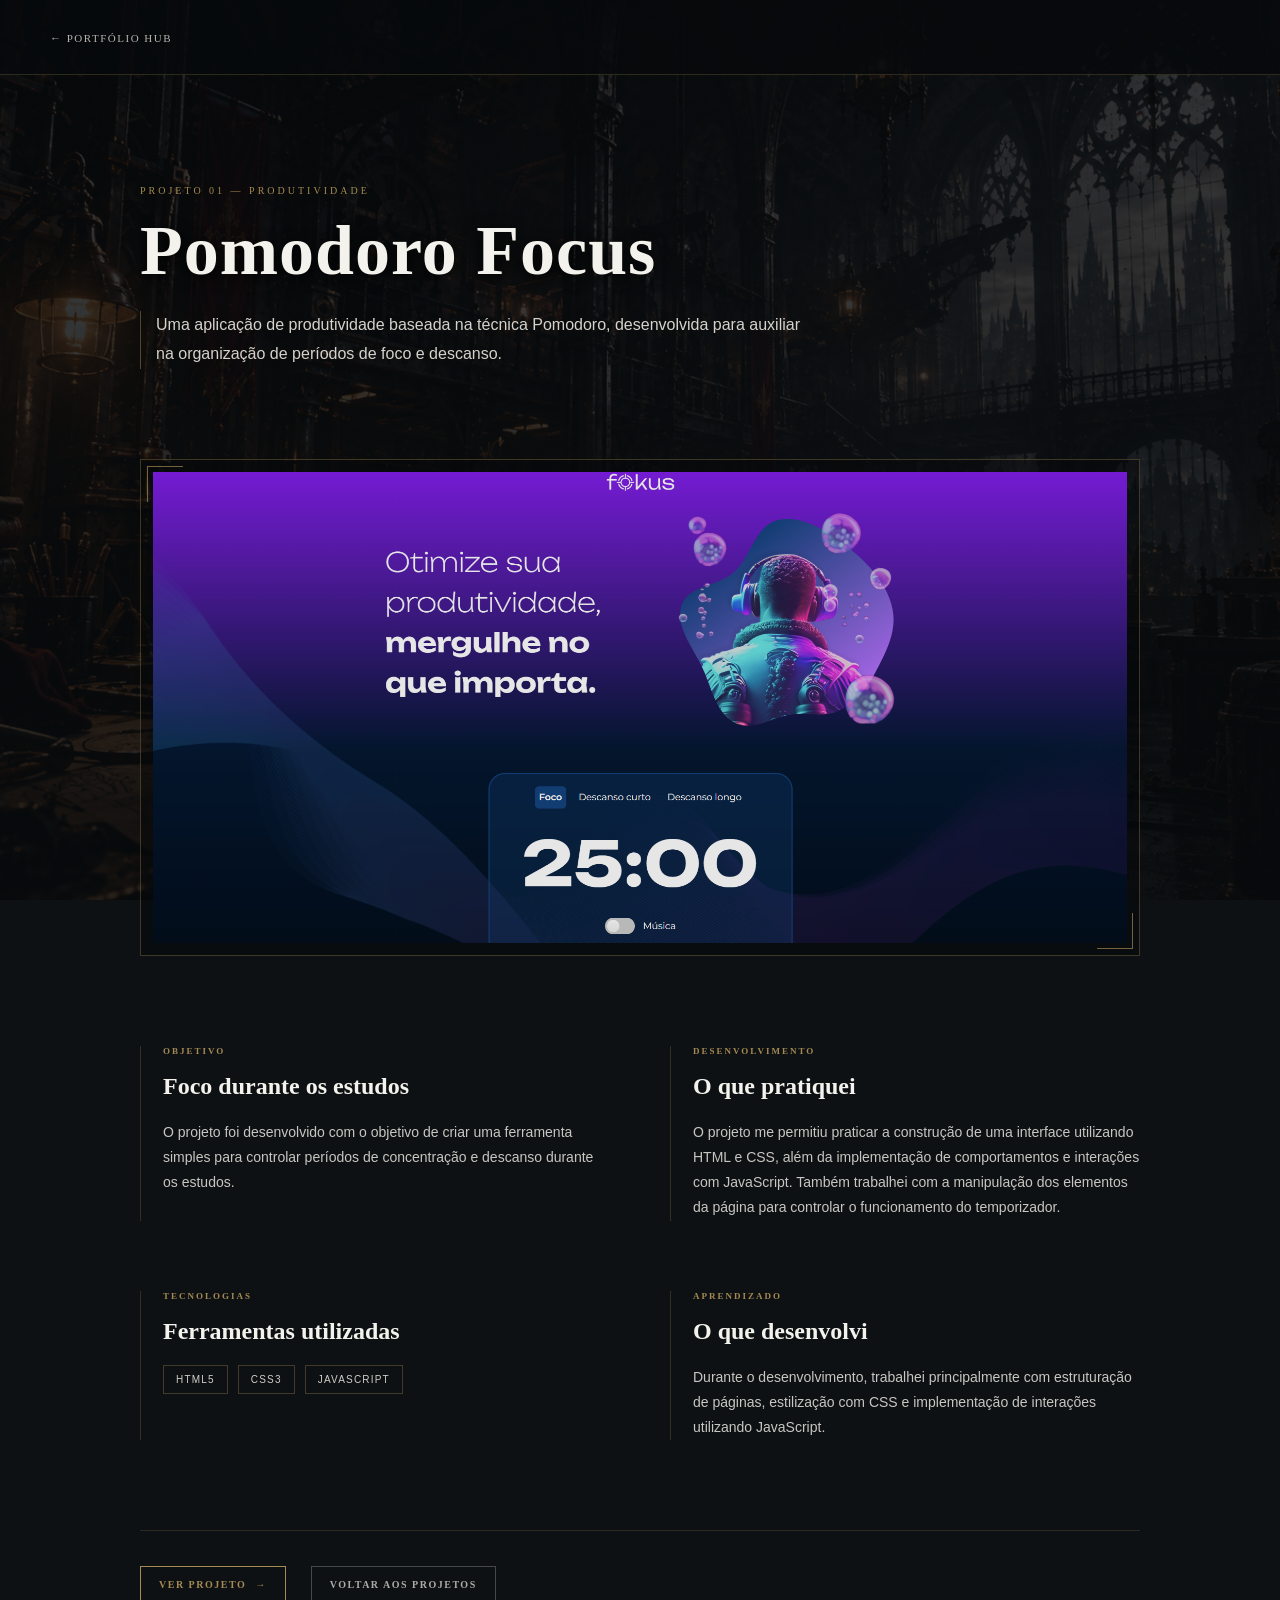
<file: projetos/pomodoro.html>
<!DOCTYPE html>
<html lang="pt-BR">

<head>
    <meta charset="UTF-8">
    <meta name="viewport" content="width=device-width, initial-scale=1.0">

    <meta
        name="description"
        content="Descrição do projeto Pomodoro Focus desenvolvido por Alexandre Silva."
    >

    <title>Pomodoro Focus | Portfólio HUB</title>

    <link rel="stylesheet" href="css/projetos.css">
</head>

<body>
        <div class="projeto-fundo"></div>
    <!-- FUNDO -->
    <div class="fundo-dinamico fundo-1"></div>

    <main>

        <!-- CABEÇALHO -->
        <header class="pagina-projeto-header">

            <a href="../index.html" class="pagina-projeto-voltar">
                ← Portfólio HUB
            </a>

        </header>

        <!-- CONTEÚDO -->
        <section class="pagina-projeto">

            <div class="pagina-projeto-cabecalho">

                <span class="legenda">
                    PROJETO 01 — PRODUTIVIDADE
                </span>

                <h1>Pomodoro Focus</h1>

                <p>

                    Uma aplicação de produtividade baseada na técnica
                    Pomodoro, desenvolvida para auxiliar na organização
                    de períodos de foco e descanso.
                </p>

                    
                    <!-- <div class="projeto-ficha">

                        <div class="projeto-ficha-item">
                            <span>Status</span>
                            <strong>Em desenvolvimento</strong>
                        </div>

                        <div class="projeto-ficha-item">
                            <span>Tecnologias</span>
                            <strong>HTML • CSS • JavaScript</strong>
                        </div>

                        <div class="projeto-ficha-item">
                            <span>Categoria</span>
                            <strong>Experiência visual</strong>
                        </div>

                    </div> -->

            </div>

                <div class="pagina-projeto-preview">
    <img
        src="/img/pomodoro-fokus.png"
        alt="Interface do projeto Pomodoro Focus"
    >
                </div>

            <div class="pagina-projeto-conteudo">

                <article>
                    <span class="pagina-projeto-label">
                        OBJETIVO
                    </span>

                    <h2>Foco durante os estudos</h2>

                    <p>
                        O projeto foi desenvolvido com o objetivo de criar
                        uma ferramenta simples para controlar períodos de
                        concentração e descanso durante os estudos.
                    </p>
                </article>

                <article>
                    <span class="pagina-projeto-label">
                        DESENVOLVIMENTO
                    </span>

                    <h2>O que pratiquei</h2>

                    <p>
                        O projeto me permitiu praticar a construção de uma
                        interface utilizando HTML e CSS, além da implementação
                        de comportamentos e interações com JavaScript.
                        Também trabalhei com a manipulação dos elementos da
                        página para controlar o funcionamento do temporizador.
                    </p>
                </article>

                <article>
                    <span class="pagina-projeto-label">
                        TECNOLOGIAS
                    </span>

                    <h2>Ferramentas utilizadas</h2>

                    <div class="pagina-projeto-tecnologias">
                        <span>HTML5</span>
                        <span>CSS3</span>
                        <span>JavaScript</span>
                    </div>
                </article>

                <article>
                    <span class="pagina-projeto-label">
                        APRENDIZADO
                    </span>

                    <h2>O que desenvolvi</h2>

                    <p>
                        Durante o desenvolvimento, trabalhei principalmente
                        com estruturação de páginas, estilização com CSS
                        e implementação de interações utilizando JavaScript.
                    </p>
                </article>

            </div>

            <div class="pagina-projeto-acoes">

                <a
                    href="../Fokus-projeto-final/index.html"
                    class="botao-projeto"
                >
                    Ver projeto
                    <span>→</span>
                </a>

                <a
                    href="../index.html#projetos"
                    class="botao-projeto botao-secundario"
                >
                    Voltar aos projetos
                </a>

            </div>

        </section>

    </main>

</body>
</html>
</file>
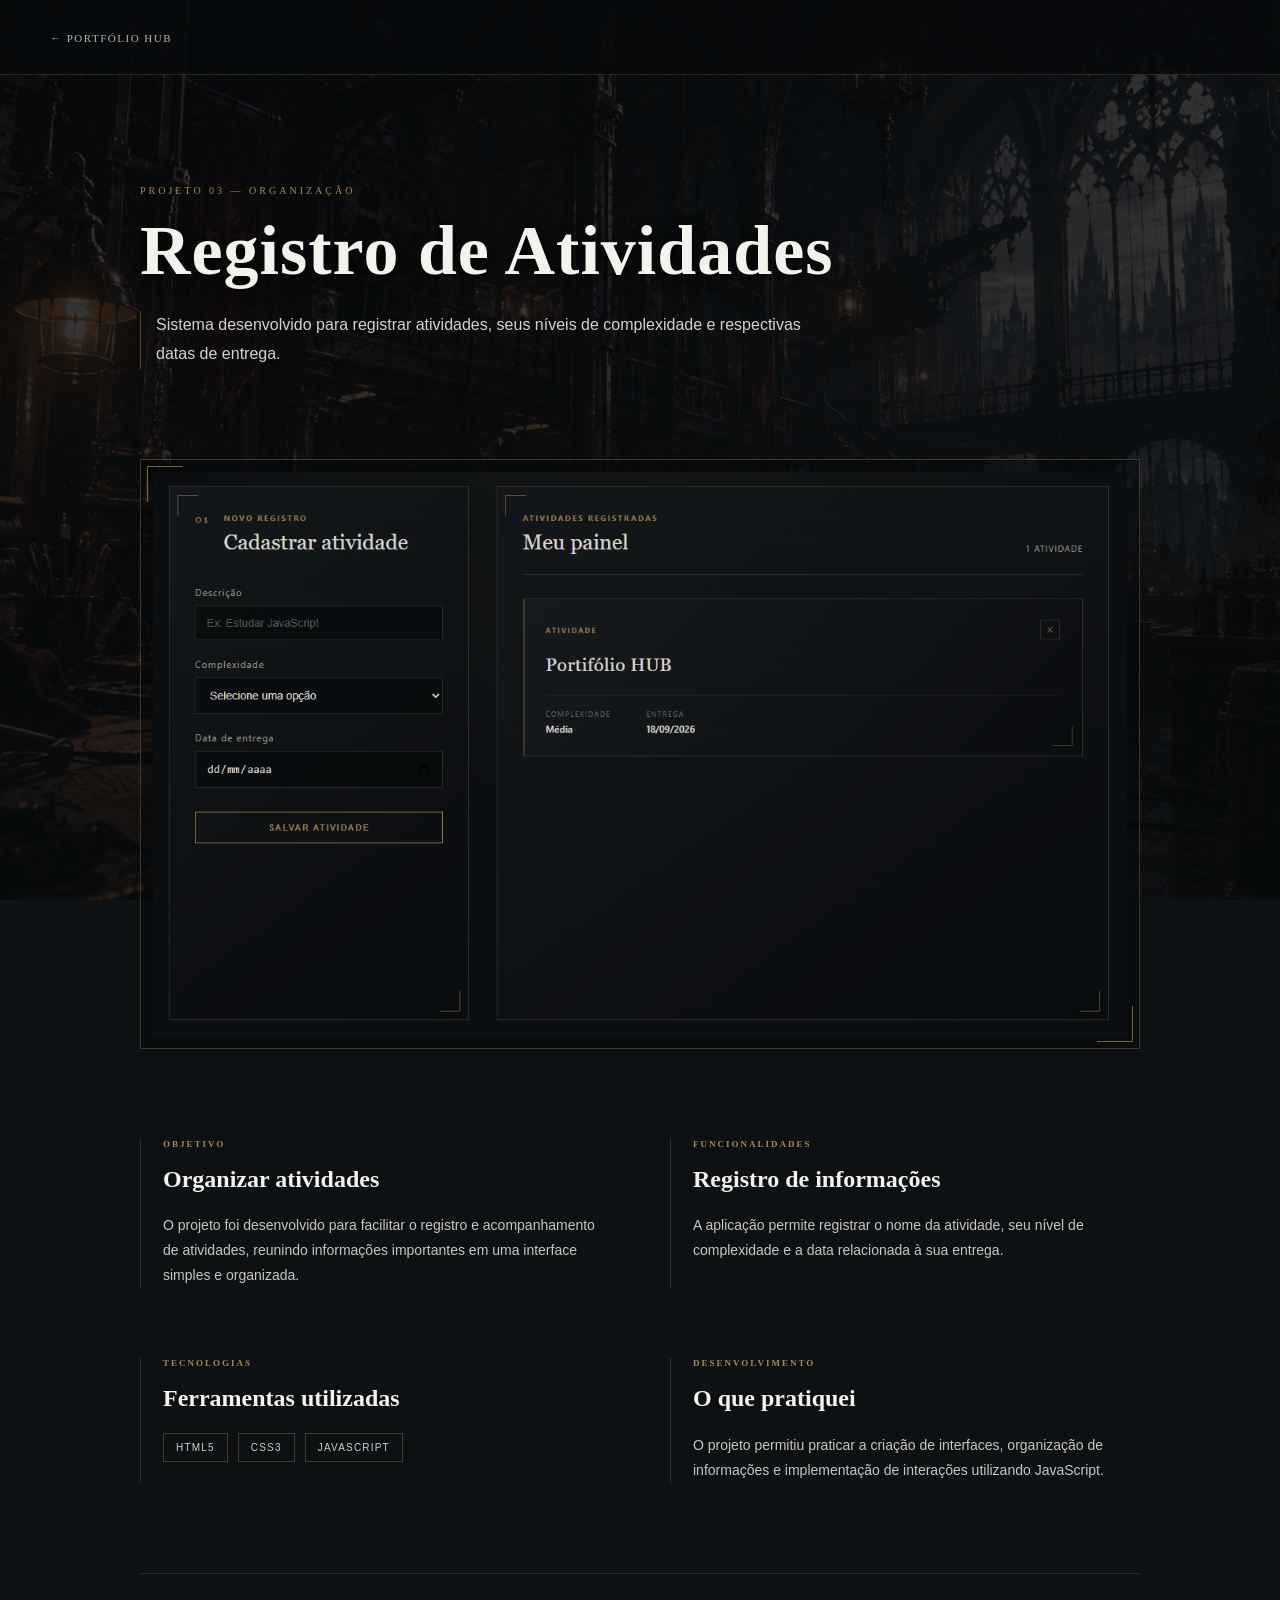
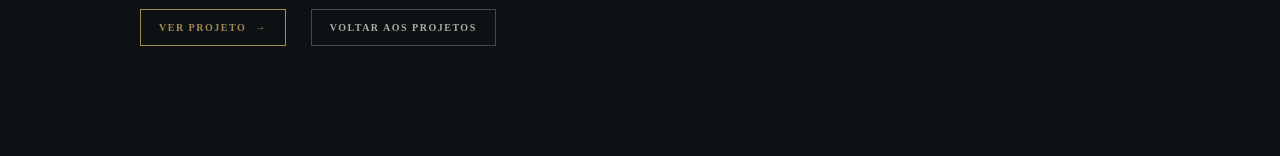
<file: projetos/registro-atividades.html>
<!DOCTYPE html>
<html lang="pt-BR">

<head>
    <meta charset="UTF-8">
    <meta name="viewport" content="width=device-width, initial-scale=1.0">

    <meta
        name="description"
        content="Descrição do projeto Registro de Atividades desenvolvido por Alexandre Silva."
    >

    <title>Registro de Atividades | Portfólio HUB</title>

    <link rel="stylesheet" href="css/projetos.css">
</head>

<body>

    <div class="projeto-fundo"></div>

    <main>

        <header class="pagina-projeto-header">

            <a href="../index.html" class="pagina-projeto-voltar">
                ← Portfólio HUB
            </a>

        </header>

        <section class="pagina-projeto">

            <div class="pagina-projeto-cabecalho">

                <span class="legenda">
                    PROJETO 03 — ORGANIZAÇÃO
                </span>

                <h1>Registro de Atividades</h1>

                <p>
                    Sistema desenvolvido para registrar atividades,
                    seus níveis de complexidade e respectivas
                    datas de entrega.
                </p>

                <!-- <div class="projeto-ficha">

                    <div class="projeto-ficha-item">
                        <span>Status</span>
                        <strong>Em finalização</strong>
                    </div>

                    <div class="projeto-ficha-item">
                        <span>Tecnologias</span>
                        <strong>HTML • CSS • JavaScript</strong>
                    </div>

                    <div class="projeto-ficha-item">
                        <span>Categoria</span>
                        <strong>Organização</strong>
                    </div>

                </div> -->

            </div>

                <div class="pagina-projeto-preview">
    <img
        src="/img/cadastro-atv-img.png"
        alt="Prévia do projeto Registro de Atividades"
    >
</div>

            <div class="pagina-projeto-conteudo">

                <article>
                    <span class="pagina-projeto-label">
                        OBJETIVO
                    </span>

                    <h2>Organizar atividades</h2>

                    <p>
                        O projeto foi desenvolvido para facilitar
                        o registro e acompanhamento de atividades,
                        reunindo informações importantes em uma
                        interface simples e organizada.
                    </p>
                </article>

                <article>
                    <span class="pagina-projeto-label">
                        FUNCIONALIDADES
                    </span>

                    <h2>Registro de informações</h2>

                    <p>
                        A aplicação permite registrar o nome da
                        atividade, seu nível de complexidade e
                        a data relacionada à sua entrega.
                    </p>
                </article>

                <article>
                    <span class="pagina-projeto-label">
                        TECNOLOGIAS
                    </span>

                    <h2>Ferramentas utilizadas</h2>

                    <div class="pagina-projeto-tecnologias">
                        <span>HTML5</span>
                        <span>CSS3</span>
                        <span>JavaScript</span>
                    </div>
                </article>

                <article>
                    <span class="pagina-projeto-label">
                        DESENVOLVIMENTO
                    </span>

                    <h2>O que pratiquei</h2>

                    <p>
                        O projeto permitiu praticar a criação de
                        interfaces, organização de informações
                        e implementação de interações utilizando
                        JavaScript.
                    </p>
                </article>

            </div>

            <div class="pagina-projeto-acoes">

                <a
                    href="../suzano-include-main/index.html"
                    class="botao-projeto"
                >
                    Ver projeto
                    <span>→</span>
                </a>

                <a
                    href="../index.html#projetos"
                    class="botao-projeto botao-secundario"
                >
                    Voltar aos projetos
                </a>

            </div>

        </section>

    </main>

</body>

</html>
</file>
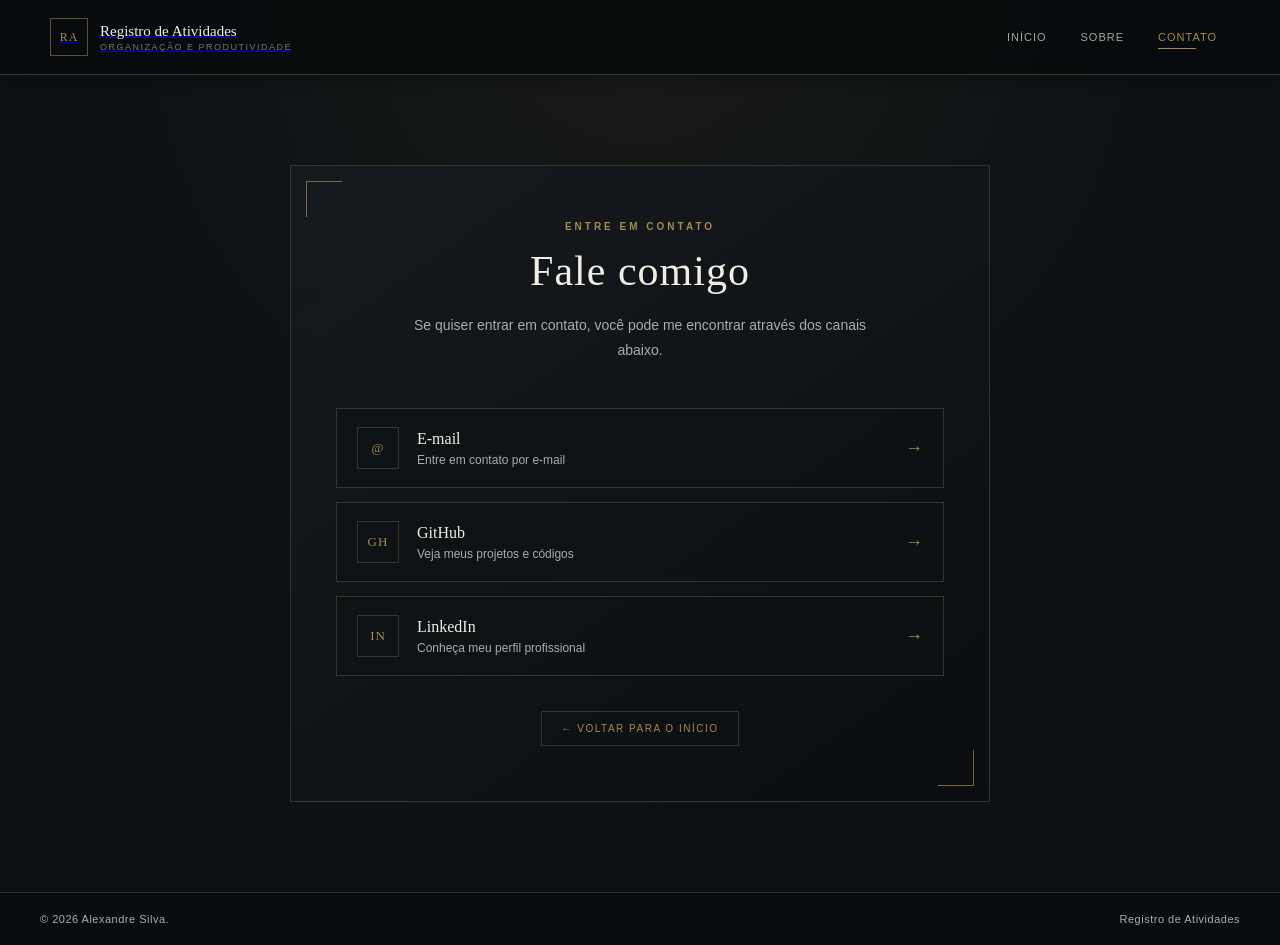
<file: suzano-include-main/contato.html>
<!DOCTYPE html>
<html lang="pt-BR">

<head>
    <meta charset="UTF-8">

    <meta name="viewport" content="width=device-width, initial-scale=1.0">

    <meta name="description"
        content="Entre em contato com Alexandre através de seus principais canais.">

    <title>Contato | Registro de Atividades</title>

    <!-- CSS do menu -->
    <link rel="stylesheet" href="css/menu.css">

    <!-- CSS específico da página -->
    <link rel="stylesheet" href="css/contato.css">
</head>

<body>

    <!-- CABEÇALHO -->
    <header class="menu">

        <a href="index.html" class="marca">

            <span class="marca-simbolo">RA</span>

            <div>
                <strong>Registro de Atividades</strong>
                <small>Organização e produtividade</small>
            </div>

        </a>

        <nav>

            <a href="index.html" class="menu-item">
                Início
            </a>

            <a href="sobre.html" class="menu-item">
                Sobre
            </a>

            <a href="contato.html" class="menu-item ativo">
                Contato
            </a>

        </nav>

    </header>


    <!-- CONTEÚDO PRINCIPAL -->
    <main class="pagina-contato">

        <section class="contato-container">

            <div class="contato-cabecalho">

                <span class="contato-legenda">
                    ENTRE EM CONTATO
                </span>

                <h1>
                    Fale comigo
                </h1>

                <p>
                    Se quiser entrar em contato, você pode me encontrar
                    através dos canais abaixo.
                </p>

            </div>


            <!-- FORMAS DE CONTATO -->
            <div class="contato-links">

                <!-- E-MAIL -->
                <a href="mailto:alex.silva.techbr@gmail.com" class="contato-item">

                    <div class="contato-icone">
                        @
                    </div>

                    <div class="contato-info">
                        <span class="contato-titulo">
                            E-mail
                        </span>

                        <span class="contato-descricao">
                            Entre em contato por e-mail
                        </span>
                    </div>

                    <span class="contato-seta">
                        →
                    </span>

                </a>


                <!-- GITHUB -->
                <a href="https://github.com/AleMorningstar"
                   target="_blank"
                   rel="noopener noreferrer"
                   class="contato-item">

                    <div class="contato-icone">
                        GH
                    </div>

                    <div class="contato-info">
                        <span class="contato-titulo">
                            GitHub
                        </span>

                        <span class="contato-descricao">
                            Veja meus projetos e códigos
                        </span>
                    </div>

                    <span class="contato-seta">
                        →
                    </span>

                </a>


                <!-- LINKEDIN -->
                <a href="https://www.linkedin.com/in/allexandre-barbosa/"
                   target="_blank"
                   rel="noopener noreferrer"
                   class="contato-item">

                    <div class="contato-icone">
                        IN
                    </div>

                    <div class="contato-info">
                        <span class="contato-titulo">
                            LinkedIn
                        </span>

                        <span class="contato-descricao">
                            Conheça meu perfil profissional
                        </span>
                    </div>

                    <span class="contato-seta">
                        →
                    </span>

                </a>

            </div>


            <!-- VOLTAR -->
            <a href="index.html" class="voltar">
                ← Voltar para o início
            </a>

        </section>

    </main>


    <!-- RODAPÉ -->
    <footer>

        <p>
            © 2026 Alexandre Silva.
        </p>

        <p>
            Registro de Atividades
        </p>

    </footer>

</body>

</html>
</file>
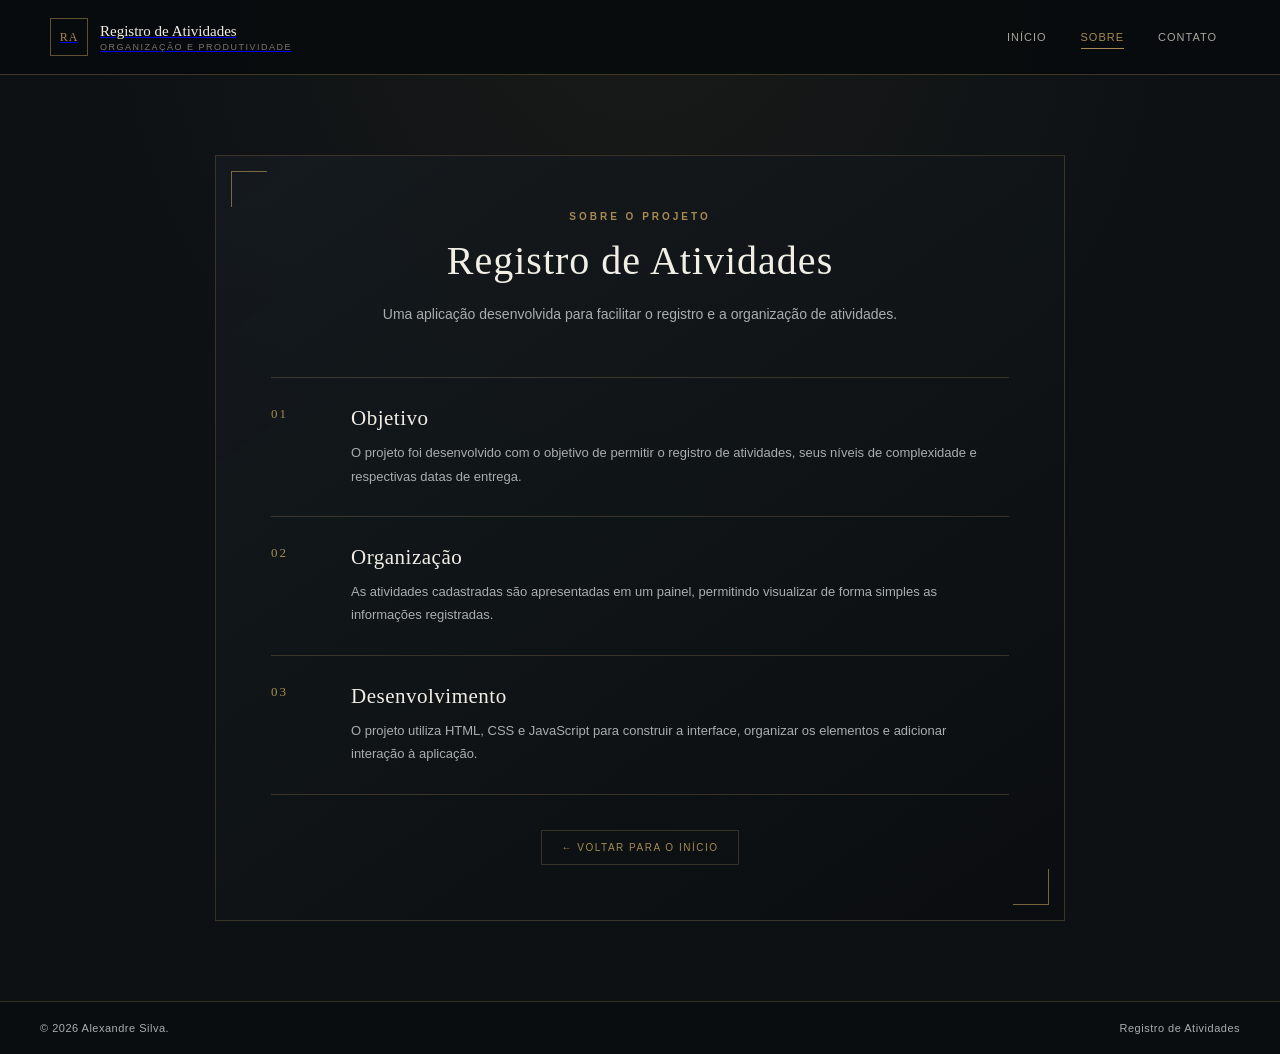
<file: suzano-include-main/sobre.html>
<!DOCTYPE html>
<html lang="pt-BR">

<head>
    <meta charset="UTF-8">

    <meta name="viewport" content="width=device-width, initial-scale=1.0">

    <meta name="description"
        content="Informações sobre o projeto Registro de Atividades.">

    <title>Sobre | Registro de Atividades</title>

    <link rel="stylesheet" href="css/menu.css">
    <link rel="stylesheet" href="css/sobre.css">
</head>

<body>

    <!-- CABEÇALHO -->
    <header class="menu">

        <a href="index.html" class="marca">

            <span class="marca-simbolo">RA</span>

            <div>
                <strong>Registro de Atividades</strong>
                <small>Organização e produtividade</small>
            </div>

        </a>

        <nav>

            <a href="index.html" class="menu-item">
                Início
            </a>

            <a href="sobre.html" class="menu-item ativo">
                Sobre
            </a>

            <a href="contato.html" class="menu-item">
                Contato
            </a>

        </nav>

    </header>


    <!-- CONTEÚDO -->
    <main class="pagina-sobre">

        <section class="sobre-container">

            <div class="sobre-cabecalho">

                <span class="sobre-legenda">
                    SOBRE O PROJETO
                </span>

                <h1>
                    Registro de Atividades
                </h1>

                <p>
                    Uma aplicação desenvolvida para facilitar
                    o registro e a organização de atividades.
                </p>

            </div>


            <div class="sobre-conteudo">

                <div class="sobre-bloco">

                    <span class="sobre-numero">
                        01
                    </span>

                    <div>
                        <h2>
                            Objetivo
                        </h2>

                        <p>
                            O projeto foi desenvolvido com o objetivo
                            de permitir o registro de atividades,
                            seus níveis de complexidade e respectivas
                            datas de entrega.
                        </p>
                    </div>

                </div>


                <div class="sobre-bloco">

                    <span class="sobre-numero">
                        02
                    </span>

                    <div>
                        <h2>
                            Organização
                        </h2>

                        <p>
                            As atividades cadastradas são apresentadas
                            em um painel, permitindo visualizar de
                            forma simples as informações registradas.
                        </p>
                    </div>

                </div>


                <div class="sobre-bloco">

                    <span class="sobre-numero">
                        03
                    </span>

                    <div>
                        <h2>
                            Desenvolvimento
                        </h2>

                        <p>
                            O projeto utiliza HTML, CSS e JavaScript
                            para construir a interface, organizar
                            os elementos e adicionar interação
                            à aplicação.
                        </p>
                    </div>

                </div>

            </div>


            <a href="index.html" class="voltar">
                ← Voltar para o início
            </a>

        </section>

    </main>


    <!-- RODAPÉ -->
    <footer>

        <p>
            © 2026 Alexandre Silva.
        </p>

        <p>
            Registro de Atividades
        </p>

    </footer>

</body>

</html>
</file>
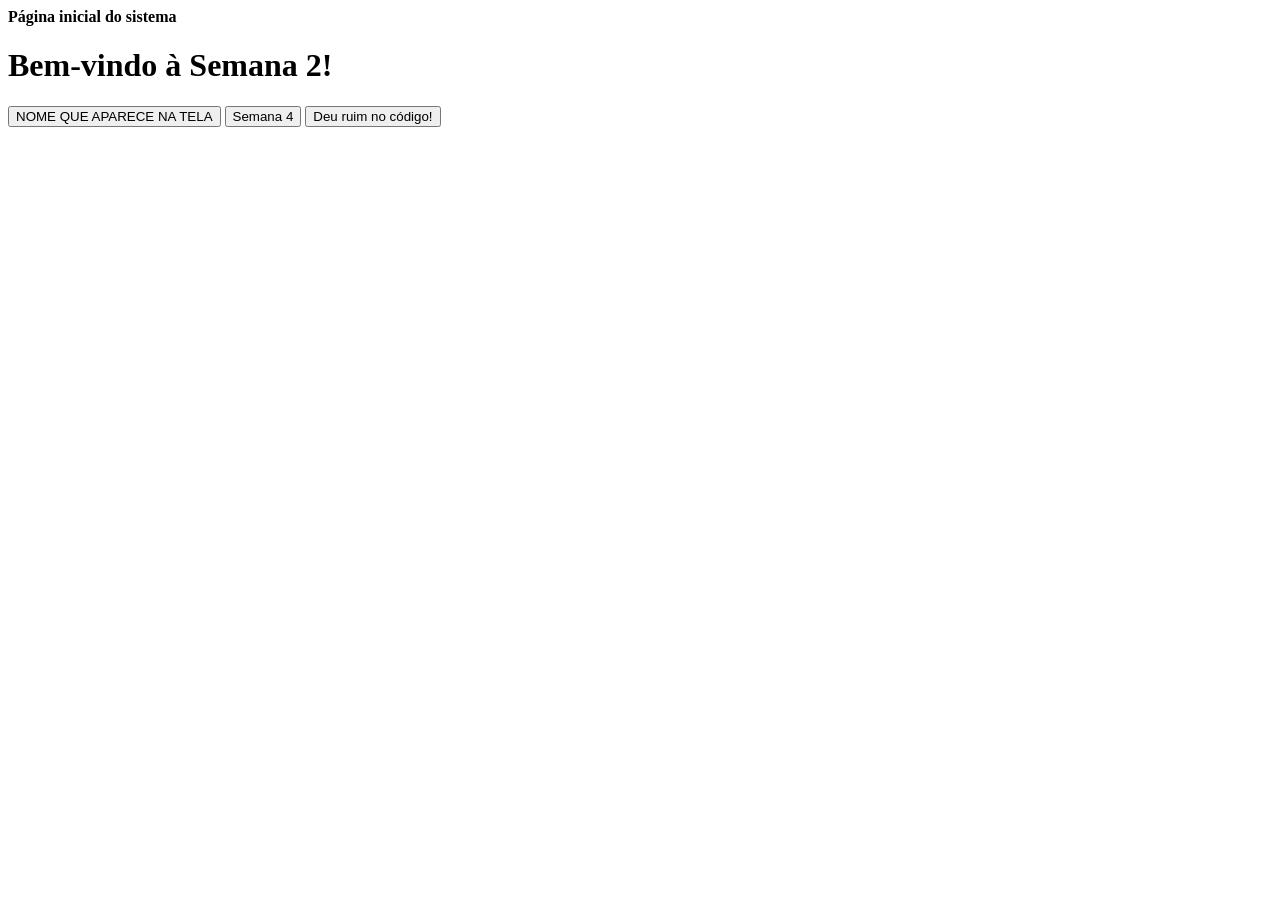
<file: suzano-include-main/exemplos/botao-magico/botao.html>
<html>
    <body>
        <h4>Página inicial do sistema</h4>
        <div id="div_conteudo">
            <h1 id="titulo">Bem-vindo à Semana 2!</h1>
            <button onclick="mudarTexto('Qual o texto?')">NOME QUE APARECE NA TELA</button>
            <button onclick="mudarTexto('Bem vindo a semana 4')">Semana 4</button>
            <button onclick="mudarTexto('ERRO inesperado')">Deu ruim no código!</button>
        </div>
    </body>
    <script>
    function mudarTexto(texto) {
        let tituloDaPagina = document.getElementById("titulo");
        tituloDaPagina.innerHTML = texto;
    }
    </script>
</html>
</file>
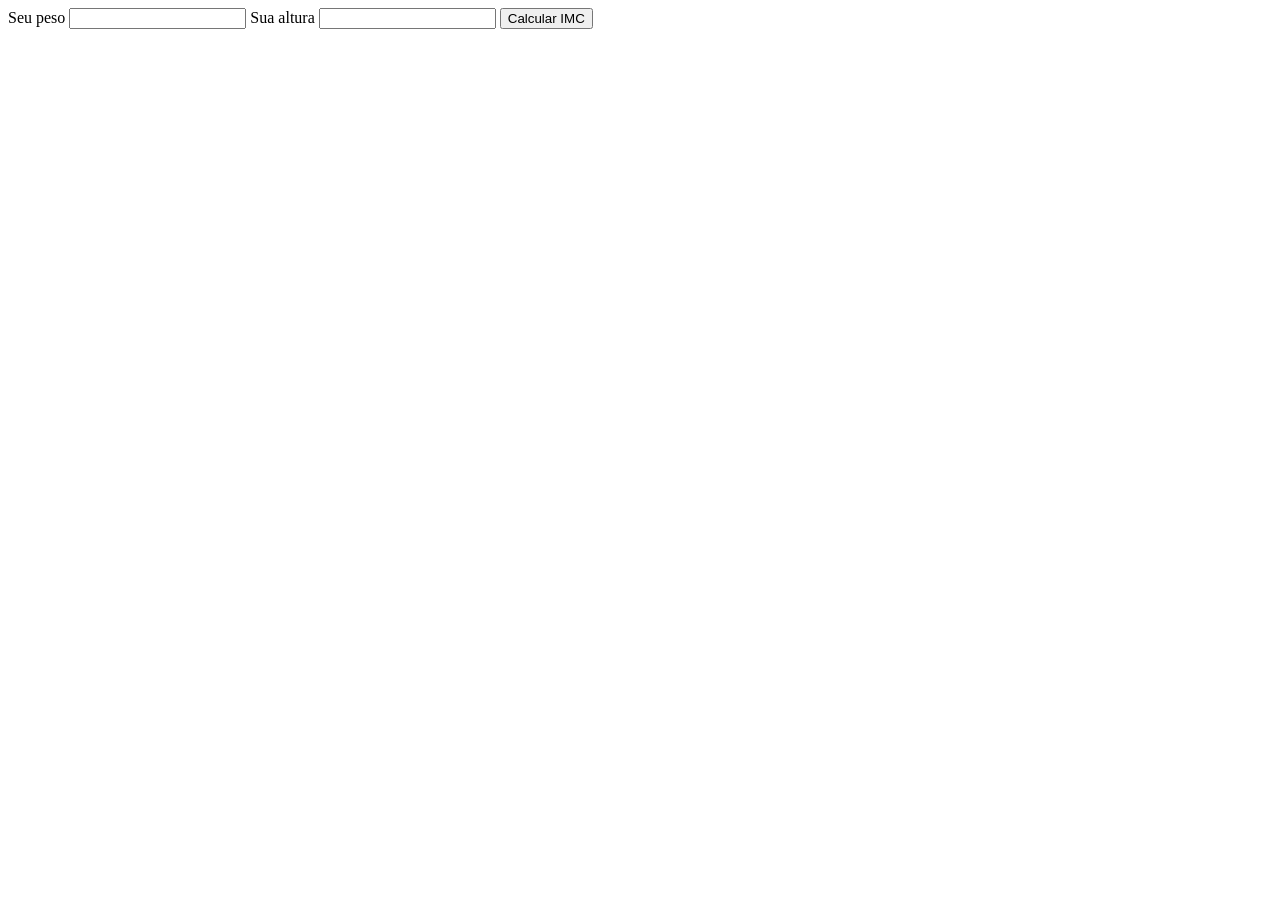
<file: suzano-include-main/exemplos/imc/imc.html>
<html>
    <body>
        <form>
            <label>Seu peso</label>
            <input type="text" name="peso" id="peso"/>

            <label>Sua altura</label>
            <input type="text" name="altura" id="altura"/>
            <button onclick="calcularIMC()">Calcular IMC</button>
        </form>
        <h3 id="resultadoDoImc"></h3>
    </body>
    <script>
        function calcularIMC() {
            let meuPeso = document.getElementsById('peso');
            let minhaAltura = document.getElementsById('altura');
            let imc = peso / (meuPeso * minhaAltura);
            let campoResultado = document.getElementsById('resultadoDoImc');
            campoResultado.innerHTML = imc;
        }
    </script>
</html>
</file>
<file: lies-of-p/style.css>
*{
    margin:0;
    padding:0;
    box-sizing:border-box;
}

:root{
    --fundo:#080a0c;
    --fundo-secundario:#111416;
    --texto:#eee9df;
    --texto-secundario:#aaa59d;
    --dourado:#a58a52;
    --dourado-suave:rgba(165,138,82,.25);
    --vermelho:#7d2525;
    --borda:rgba(165,138,82,.28);
}

html{
    scroll-behavior:smooth;
}

body{
    min-height:100vh;
    background:#080a0c;
    color:var(--texto);
    font-family:"Segoe UI",Tahoma,Geneva,Verdana,sans-serif;
}

/* BACKGROUNDS */

.backgrounds{
    position:fixed;
    inset:0;
    z-index:-2;
    overflow:hidden;
}

.background{
    position:absolute;
    inset:0;
    background-position:center;
    background-size:cover;
    background-repeat:no-repeat;
    opacity:0;
    transition:opacity 1.2s ease;
}

.background::after{
    content:"";
    position:absolute;
    inset:0;
    background:
        linear-gradient(
            rgba(5,7,8,.62),
            rgba(5,7,8,.82)
        );
}

.background-1{
    background-image:url("img/bg-hero.jpeg");
}

.background-2{
    background-image:url("img/bg-krat.jpeg");
}

.background.ativo{
    opacity:1;
}

/* HEADER */

.menu{
    position:fixed;
    top:0;
    left:0;
    width:100%;
    height:62px;
    z-index:10;

    display:flex;
    align-items:center;
    justify-content:space-between;

    padding:0 45px;

    background:rgba(7,9,10,.88);
    border-bottom:1px solid var(--borda);
    backdrop-filter:blur(8px);
}

.logo{
    display:flex;
    align-items:center;
    gap:12px;

    color:var(--texto);
    text-decoration:none;
}

.logo > span{
    width:32px;
    height:32px;

    display:flex;
    align-items:center;
    justify-content:center;

    border:1px solid var(--dourado);
    color:var(--dourado);

    font-family:Georgia,serif;
    font-size:10px;
    letter-spacing:2px;
}

.logo strong{
    display:block;
    font-family:Georgia,serif;
    font-size:13px;
    font-weight:500;
}

.logo small{
    display:block;
    margin-top:2px;

    color:#77736c;
    font-size:8px;
    letter-spacing:1.4px;
    text-transform:uppercase;
}
.menu nav{
    display:flex;
    align-items:center;
    gap:8px;
}

.menu-item{
    position:relative;

    padding:10px 14px;

    color:#aaa59d;
    font-size:10px;
    letter-spacing:1.5px;
    text-decoration:none;
    text-transform:uppercase;

    transition:color .3s ease;
}

.menu-item::after{
    content:"";

    position:absolute;
    left:14px;
    right:14px;
    bottom:4px;

    height:1px;

    background:var(--dourado);

    transform:scaleX(0);
    transition:transform .3s ease;
}

.menu-item:hover,
.menu-item.ativo{
    color:var(--dourado);
}

.menu-item:hover::after,
.menu-item.ativo::after{
    transform:scaleX(1);
}

/* ESTRUTURA */

main{
    width:100%;
}

section{
    position:relative;
    min-height:100vh;
    overflow:hidden;
}

/* BORDAS GÓTICAS */

.borda-gotica{
    position:absolute;
    width:150px;
    height:auto;

    opacity:.75;

    pointer-events:none;
    z-index:1;
}

.borda-superior-esquerda{
    top:15px;
    left:15px;
}

.borda-superior-direita{
    top:15px;
    right:15px;
    transform:scaleX(-1);
}

.borda-inferior-esquerda{
    bottom:15px;
    left:15px;
    transform:scaleY(-1);
}

.borda-inferior-direita{
    bottom:15px;
    right:15px;
    transform:scale(-1);
}

/* mantém o conteúdo acima das bordas */

.secao > *:not(.borda-gotica){
    position:relative;
    z-index:2;
}

/* HERO */

.hero{
    min-height:100vh;

    display:flex;
    align-items:center;
    justify-content:center;

    padding:120px 30px 80px;

    text-align:center;
}

.hero-conteudo{
    max-width:800px;
}

.legenda{
    display:block;

    margin-bottom:20px;

    color:var(--dourado);

    font-size:10px;
    font-weight:600;
    letter-spacing:4px;
}

.hero h1{
    font-family:Georgia,serif;
    font-size:clamp(55px,9vw,105px);
    font-weight:500;
    letter-spacing:2px;
    line-height:1;

    text-shadow:0 5px 25px rgba(0,0,0,.8);
}

.hero h1::first-letter{
    color:var(--vermelho);
}

.hero p{
    max-width:600px;
    margin:30px auto 38px;

    color:var(--texto-secundario);

    font-size:15px;
    line-height:1.8;
}

.botao{
    display:inline-flex;
    align-items:center;
    gap:18px;

    padding:13px 22px;

    border:1px solid var(--dourado);

    color:var(--dourado);
    font-size:10px;
    font-weight:600;
    letter-spacing:2px;
    text-decoration:none;
    text-transform:uppercase;

    transition:
        background .3s ease,
        color .3s ease,
        transform .3s ease;
}

.botao span{
    font-size:15px;
}

.botao:hover{
    background:var(--dourado);
    color:#080a0c;
    transform:translateY(-2px);
}

/* SEÇÕES */

.secao{
    min-height:100vh;
    width:100%;

    display:flex;
    flex-direction:column;
    justify-content:center;

    padding:140px 12%;
}

.secao-cabecalho{
    max-width:850px;
}

.secao-cabecalho h2{
    margin-bottom:25px;

    font-family:Georgia,serif;
    font-size:clamp(35px,5vw,60px);
    font-weight:500;
    line-height:1.1;
}

.secao-cabecalho p{
    color:var(--texto-secundario);
    font-size:14px;
    line-height:1.8;
}

/* INFORMAÇÕES */

.informacoes-jogo{
    display:flex;
    gap:80px;

    margin-top:65px;
    padding-top:25px;

    border-top:1px solid var(--borda);
}

.informacoes-jogo div{
    display:flex;
    flex-direction:column;
    gap:8px;
}

.informacoes-jogo span{
    color:#77736c;
    font-size:9px;
    letter-spacing:2px;
}

.informacoes-jogo strong{
    color:var(--texto);
    font-family:Georgia,serif;
    font-size:14px;
    font-weight:500;
}

/* KRAT */

.elementos-krat{
    display:grid;
    grid-template-columns:repeat(3,1fr);
    gap:25px;

    margin-top:65px;
}

.elementos-krat article{
    position:relative;

    min-height:230px;
    padding:30px;

    background:rgba(10,12,14,.72);
    border:1px solid var(--borda);

    transition:
        transform .3s ease,
        border-color .3s ease,
        background .3s ease;
}

.elementos-krat article:hover{
    transform:translateY(-5px);
    border-color:rgba(165,138,82,.65);
    background:rgba(17,20,22,.9);
}

.elementos-krat span{
    color:var(--dourado);

    font-family:Georgia,serif;
    font-size:13px;
    letter-spacing:2px;
}

.elementos-krat h3{
    margin:35px 0 15px;

    font-family:Georgia,serif;
    font-size:24px;
    font-weight:500;
}

.elementos-krat p{
    color:var(--texto-secundario);
    font-size:13px;
    line-height:1.7;
}

/* MÚSICAS */

.lista-musicas{
    margin-top:55px;

    border-top:1px solid var(--borda);
}

.musica{
    display:grid;
    grid-template-columns:70px 1fr auto;
    align-items:center;
    gap:25px;

    padding:25px 10px;

    border-bottom:1px solid rgba(165,138,82,.15);

    transition:
        background .3s ease,
        padding .3s ease;
}

.musica:hover{
    padding-left:20px;
    background:rgba(165,138,82,.05);
}

.musica-numero{
    color:var(--dourado);

    font-family:Georgia,serif;
    font-size:13px;
}

.musica-conteudo{
    min-width:0;
}

.musica h3{
    margin-bottom:7px;

    font-family:Georgia,serif;
    font-size:20px;
    font-weight:500;
}

.musica-conteudo > p{
    max-height:0;
    margin:0;

    overflow:hidden;
    opacity:0;

    color:#77736c;
    font-size:12px;

    transition:
        max-height .4s ease,
        margin .4s ease,
        opacity .3s ease;
}

.musica.aberta .musica-conteudo > p{
    max-height:100px;
    margin-bottom:15px;
    opacity:1;
}

.musica-detalhes{
    max-height:0;

    overflow:hidden;
    opacity:0;

    transition:
        max-height .4s ease,
        opacity .3s ease;
}

.musica.aberta .musica-detalhes{
    max-height:40px;
    opacity:1;
}

.musica-detalhes span{
    color:var(--dourado);
    font-size:9px;
    letter-spacing:1.5px;
}

.musica.aberta{
    background:rgba(165,138,82,.06);
}

.musica-botao{
    width:34px;
    height:34px;

    flex-shrink:0;

    background:transparent;
    border:1px solid var(--borda);

    color:var(--dourado);

    font-size:18px;

    cursor:pointer;

    transition:
        background .3s ease,
        color .3s ease;
}

.musica-botao:hover{
    background:var(--dourado);
    color:#080a0c;
}

/* DLC */

.dlc{
    display:flex;
    align-items:center;
    justify-content:center;

    min-height:90vh;

    text-align:center;
}

.dlc-conteudo{
    max-width:700px;
}

.dlc h2{
    margin-bottom:20px;

    font-family:Georgia,serif;
    font-size:clamp(55px,8vw,95px);
    font-weight:500;
}

.dlc p{
    margin-bottom:35px;

    color:var(--texto-secundario);
}

/* DIVISOR */

.divisor{
    width:100%;

    display:flex;

    justify-content:center;
    align-items:center;

    padding:20px 60px;

    background:transparent;
}

.divisor img{
    width:100%;
    max-width:1000px;

    height:auto;

    display:block;
}

/* FOOTER */

footer{
    padding:35px 20px;

    background:rgba(5,7,8,.9);
    border-top:1px solid var(--borda);

    text-align:center;
}

footer p{
    color:#77736c;
    font-size:10px;
    letter-spacing:1px;
}

footer p + p{
    margin-top:8px;
}

/* RESPONSIVIDADE */

@media(max-width:850px){

    .menu{
        padding:0 25px;
    }

    .menu nav{
        gap:0;
    }

    .menu-item{
        padding:10px 8px;
        font-size:9px;
    }

    .secao{
        padding:120px 8%;
    }

    .elementos-krat{
        grid-template-columns:1fr;
    }

    .informacoes-jogo{
        gap:35px;
        flex-wrap:wrap;
    }

    .borda-gotica{
        width:110px;
    }
}

@media(max-width:600px){

    .menu{
        height:auto;
        min-height:70px;

        flex-direction:column;
        gap:12px;

        padding:14px 15px;
    }

    .menu nav{
        width:100%;
        justify-content:center;
        flex-wrap:wrap;
    }

    .hero{
        padding-top:150px;
    }

    .hero h1{
        font-size:55px;
    }

    .secao{
        padding:110px 20px;
    }

    .secao-cabecalho h2{
        font-size:38px;
    }

    .informacoes-jogo{
        display:grid;
        grid-template-columns:1fr 1fr;
        gap:25px;
    }

    .musica{
        grid-template-columns:40px 1fr auto;
        gap:15px;
    }

    .borda-gotica{
        width:75px;
        opacity:.55;
    }

    .borda-superior-esquerda{
        top:15px;
        left:10px;
    }

    .borda-superior-direita{
        top:15px;
        right:10px;
    }

    .borda-inferior-esquerda{
        bottom:15px;
        left:10px;
    }

    .borda-inferior-direita{
        bottom:15px;
        right:10px;
    }

    .divisor{
        padding:18px 0;
    }

    .divisor img{
        width:100%;
        max-width:1000px;
    }
}

@media(max-width:420px){

    .logo strong{
        font-size:13px;
    }

    .logo small{
        font-size:8px;
    }

    .menu-item{
        padding:8px 6px;
        font-size:8px;
        letter-spacing:1px;
    }

    .hero h1{
        font-size:45px;
    }

    .informacoes-jogo{
        grid-template-columns:1fr;
    }

    .borda-gotica{
        width:60px;
    }
}
</file>
<file: suzano-include-main/css/styles.css>
*{margin:0;padding:0;box-sizing:border-box}

:root{
    --fundo:#0d1114;
    --fundo-secundario:#151a1e;
    --fundo-card:#11161a;
    --texto:#f1eee6;
    --texto-secundario:#a7a29a;
    --destaque:#a58a52;
    --destaque-suave:rgba(165,138,82,.18);
    --borda:rgba(165,138,82,.28)
}

body{
    min-height:100vh;
    display:flex;
    flex-direction:column;
    background:
        radial-gradient(circle at top,rgba(165,138,82,.08),transparent 45%),
        var(--fundo);
    color:var(--texto);
    font-family:"Segoe UI",Tahoma,Geneva,Verdana,sans-serif
}

main{
    flex:1;
    width:100%;
    max-width:1250px;
    margin:0 auto;
    padding:80px 30px;
    display:grid;
    grid-template-columns:minmax(300px,380px) 1fr;
    gap:35px
}

.painel-cadastro,
.painel-atividades{
    position:relative;
    padding:32px;
    background:linear-gradient(145deg,rgba(21,26,30,.96),rgba(10,13,16,.96));
    border:1px solid var(--borda)
}

.painel-cadastro::before,
.painel-atividades::before{
    content:"";
    position:absolute;
    top:10px;
    left:10px;
    width:25px;
    height:25px;
    border-top:1px solid var(--destaque);
    border-left:1px solid var(--destaque);
    opacity:.7
}

.painel-cadastro::after,
.painel-atividades::after{
    content:"";
    position:absolute;
    right:10px;
    bottom:10px;
    width:25px;
    height:25px;
    border-right:1px solid var(--destaque);
    border-bottom:1px solid var(--destaque);
    opacity:.7
}

.titulo-painel{
    display:flex;
    align-items:flex-start;
    gap:18px;
    margin-bottom:40px
}

.numero-secao{
    color:var(--destaque);
    font-family:Georgia,serif;
    font-size:14px;
    letter-spacing:2px
}

.legenda{
    display:block;
    margin-bottom:8px;
    color:var(--destaque);
    font-size:10px;
    font-weight:700;
    letter-spacing:2px
}

h1,h2,h3{font-family:Georgia,serif}

h1,h2{
    font-size:27px;
    font-weight:500
}

.cadastro-atividade{
    display:flex;
    flex-direction:column;
    gap:22px
}

.campo{
    display:flex;
    flex-direction:column;
    gap:9px
}

label{
    color:var(--texto-secundario);
    font-size:12px;
    letter-spacing:1px
}

input,select{
    width:100%;
    padding:13px 14px;
    background:rgba(8,11,13,.8);
    border:1px solid rgba(165,138,82,.25);
    border-radius:0;
    color:var(--texto);
    font-size:14px;
    outline:none;
    transition:border-color .3s ease,box-shadow .3s ease
}

input::placeholder{color:#66635e}

input:focus,select:focus{
    border-color:var(--destaque);
    box-shadow:0 0 0 2px rgba(165,138,82,.08)
}

select option{
    background:var(--fundo-secundario);
    color:var(--texto)
}

#salvaAtividade{
    margin-top:8px;
    padding:13px 18px;
    background:transparent;
    border:1px solid var(--destaque);
    color:var(--destaque);
    font-size:11px;
    font-weight:700;
    letter-spacing:1.5px;
    text-transform:uppercase;
    cursor:pointer;
    transition:background .3s ease,color .3s ease
}

#salvaAtividade:hover{
    background:var(--destaque);
    color:var(--fundo)
}

.mensagem{
    min-height:18px;
    font-size:12px
}

.mensagem.erro{color:#b97878}
.mensagem.sucesso{color:var(--destaque)}

.cabecalho-atividades{
    display:flex;
    align-items:flex-end;
    justify-content:space-between;
    gap:20px;
    padding-bottom:25px;
    border-bottom:1px solid var(--borda)
}

.contador{
    color:var(--texto-secundario);
    font-size:11px;
    letter-spacing:1px;
    text-transform:uppercase
}

.lista-atividades{
    display:flex;
    flex-direction:column;
    gap:18px;
    margin-top:30px
}

.card-atividade{
    position:relative;
    padding:26px 28px;
    background:linear-gradient(135deg,rgba(25,30,34,.94),rgba(11,14,17,.96));
    border:1px solid rgba(165,138,82,.25);
    overflow:hidden;
    transition:transform .3s ease,border-color .3s ease,box-shadow .3s ease
}

.card-atividade::before{
    content:"";
    position:absolute;
    top:0;
    left:0;
    width:2px;
    height:100%;
    background:var(--destaque);
    opacity:.35;
    transition:opacity .3s ease,box-shadow .3s ease
}

.card-atividade::after{
    content:"";
    position:absolute;
    right:12px;
    bottom:12px;
    width:25px;
    height:25px;
    border-right:1px solid var(--destaque);
    border-bottom:1px solid var(--destaque);
    opacity:.5;
    transition:width .3s ease,height .3s ease,opacity .3s ease
}

.card-topo{
    display:flex;
    align-items:center;
    justify-content:space-between;
    margin-bottom:18px
}

.card-etiqueta{
    color:var(--destaque);
    font-size:9px;
    font-weight:700;
    letter-spacing:2px
}

.botao-remover{
    width:25px;
    height:25px;
    display:flex;
    align-items:center;
    justify-content:center;
    padding:0;
    background:transparent;
    border:1px solid rgba(165,138,82,.25);
    color:#77736c;
    font-size:16px;
    line-height:1;
    cursor:pointer;
    transition:color .25s ease,border-color .25s ease,background .25s ease
}

.botao-remover:hover{
    color:var(--texto);
    border-color:rgba(165,138,82,.65);
    background:rgba(165,138,82,.08)
}

.card-atividade h3{
    margin-bottom:22px;
    color:var(--texto);
    font-family:Georgia,serif;
    font-size:23px;
    font-weight:500;
    letter-spacing:.5px;
    line-height:1.3
}

.card-informacoes{
    display:flex;
    gap:45px;
    padding-top:17px;
    border-top:1px solid rgba(165,138,82,.16)
}

.card-informacoes p{
    display:flex;
    flex-direction:column;
    gap:5px
}

.card-informacoes p span{
    color:#77736c;
    font-size:9px;
    letter-spacing:1.5px;
    text-transform:uppercase
}

.card-informacoes p strong{
    color:var(--texto);
    font-size:12px;
    font-weight:500
}

.card-atividade:hover{
    transform:translateY(-3px);
    border-color:rgba(165,138,82,.55);
    box-shadow:0 12px 30px rgba(0,0,0,.28)
}

.card-atividade:hover::before{
    opacity:.9;
    box-shadow:0 0 15px rgba(165,138,82,.25)
}

.card-atividade:hover::after{
    width:34px;
    height:34px;
    opacity:.9
}

#estado-vazio{
    color:var(--texto-secundario);
    font-size:13px;
    line-height:1.7;
    text-align:center;
    padding:45px 20px
}

@media(max-width:850px){
    main{
        grid-template-columns:1fr;
        padding:55px 20px
    }
}

@media(max-width:600px){
    .painel-cadastro,.painel-atividades{padding:25px 20px}

    .card-atividade{padding:23px 20px}

    .card-atividade h3{font-size:21px}

    .card-informacoes{
        gap:25px;
        flex-wrap:wrap
    }
}

@media(max-width:500px){
    main{padding:40px 15px}

    .cabecalho-atividades{
        align-items:flex-start;
        flex-direction:column
    }
}
</file>
<file: suzano-include-main/css/menu.css>
/* =========================
   MENU
========================= */

.menu {

    min-height: 75px;

    display: flex;

    align-items: center;

    justify-content: space-between;

    gap: 30px;

    padding: 16px 50px;

    background: rgba(8, 11, 13, 0.92);

    border-bottom: 1px solid
        rgba(165, 138, 82, 0.35);

}


/* =========================
   MARCA
========================= */

.marca {

    display: flex;

    align-items: center;

    gap: 12px;

}


.marca-simbolo {

    display: flex;

    align-items: center;

    justify-content: center;

    width: 38px;

    height: 38px;

    border: 1px solid
        rgba(165, 138, 82, 0.55);

    color: #a58a52;

    font-family: Georgia, serif;

    font-size: 12px;

    letter-spacing: 1px;

}


.marca strong {

    display: block;

    color: #f1eee6;

    font-family: Georgia, serif;

    font-size: 15px;

    font-weight: 500;

}


.marca small {

    display: block;

    margin-top: 2px;

    color: #77736c;

    font-size: 9px;

    letter-spacing: 1.5px;

    text-transform: uppercase;

}


/* =========================
   NAVEGAÇÃO
========================= */

.menu nav {

    display: flex;

    align-items: center;

    gap: 8px;

}


.menu-item {

    position: relative;

    padding: 10px 13px;

    color: #aaa59d;

    font-size: 11px;

    letter-spacing: 1px;

    text-decoration: none;

    text-transform: uppercase;

    transition:
        color 0.3s ease;

}


.menu-item::after {

    content: "";

    position: absolute;

    left: 13px;
    right: 13px;

    bottom: 4px;

    height: 1px;

    background: #a58a52;

    transform: scaleX(0);

    transform-origin: center;

    transition:
        transform 0.3s ease;

}


.menu-item:hover {

    color: #f1eee6;

}


.menu-item:hover::after,
.menu-item.ativo::after {

    transform: scaleX(1);

}


.menu-item.ativo {

    color: #a58a52;

}


/* =========================
   MOBILE
========================= */

@media (max-width: 700px) {

    .menu {

        padding: 15px 20px;

        flex-direction: column;

    }

    .menu nav {

        width: 100%;

        justify-content: center;

        flex-wrap: wrap;

    }

}


@media (max-width: 420px) {

    .menu-item {

        padding: 8px;

        font-size: 9px;

    }

}
</file>
<file: projetos/css/projetos.css>
/* ================================
   BASE DAS PÁGINAS DE PROJETOS
================================ */

:root {
    --cor-fundo: #0d1114;
    --cor-fundo-secundario: #151a1e;
    --cor-texto: #f1eee6;
    --cor-destaque: #a58a52;
    --cor-vermelho: #a82b32;
}

* {
    box-sizing: border-box;
}

html {
    scroll-behavior: smooth;
}

body {
    margin: 0;
    background-color: var(--cor-fundo);
    color: var(--cor-texto);
    font-family: "Inter", sans-serif;
}

a {
    color: inherit;
    text-decoration: none;
}

.projeto-fundo {
    position: fixed;
    inset: 0;
    z-index: -1;

    background-image:
        linear-gradient(
            rgba(8, 11, 13, 0.78),
            rgba(8, 11, 13, 0.88)
        ),
        url("../../img/background-projetos.png");

    background-size: cover;
    background-position: center;
    background-repeat: no-repeat;
}
/* ================================
   CABEÇALHO
================================ */

.pagina-projeto-header {
    width: 100%;
    padding: 28px 50px;
    border-bottom: 1px solid rgba(165, 138, 82, 0.25);
    background: rgba(7, 10, 12, 0.88);
}

.pagina-projeto-voltar {
    color: rgba(241, 238, 230, 0.75);
    font-family: "Cinzel", serif;
    font-size: 11px;
    letter-spacing: 1.5px;
    text-transform: uppercase;
    transition: color 0.3s ease;
}

.pagina-projeto-voltar:hover {
    color: var(--cor-destaque);
}

/* ================================
   CONTEÚDO PRINCIPAL
================================ */

.pagina-projeto {
    width: min(1000px, 90%);
    margin: 0 auto;
    padding: 110px 0;
}

/* ================================
   CABEÇALHO DO PROJETO
================================ */

.pagina-projeto-cabecalho {
    max-width: 750px;
    margin-bottom: 90px;
}

.pagina-projeto-cabecalho .legenda {
    display: block;
    margin-bottom: 20px;
    color: var(--cor-destaque);
    font-family: "Cinzel", serif;
    font-size: 10px;
    letter-spacing: 3px;
}

.pagina-projeto-cabecalho h1 {
    margin: 0 0 25px;
    color: #f4f2ec;
    font-family: "Cinzel", serif;
    font-size: clamp(42px, 6vw, 70px);
    font-weight: 600;
    letter-spacing: 1px;
    line-height: 1;
    text-shadow:
        0 3px 15px rgba(0, 0, 0, 0.95);
}

.pagina-projeto-cabecalho p {
    max-width: 680px;
    margin: 0;
    padding-left: 15px;
    border-left: 1px solid rgba(165, 138, 82, 0.45);
    color: rgba(241, 238, 230, 0.88);
    font-size: 16px;
    line-height: 1.8;
}

/* ================================
   CONTEÚDO
================================ */

.pagina-projeto-conteudo {
    display: grid;
    grid-template-columns: repeat(2, 1fr);
    gap: 70px 60px;
}

.pagina-projeto-conteudo article {
    position: relative;
    padding-left: 22px;
    border-left: 1px solid rgba(165, 138, 82, 0.25);
}

.pagina-projeto-label {
    display: block;
    margin-bottom: 15px;
    color: var(--cor-destaque);
    font-family: "Cinzel", serif;
    font-size: 9px;
    font-weight: 600;
    letter-spacing: 2px;
}

.pagina-projeto-conteudo h2 {
    margin: 0 0 18px;
    color: #f4f2ec;
    font-family: "Cinzel", serif;
    font-size: 24px;
    font-weight: 600;
    line-height: 1.3;
}

.pagina-projeto-conteudo p {
    margin: 0;
    color: rgba(241, 238, 230, 0.82);
    font-size: 14px;
    line-height: 1.8;
}

/* ================================
   TECNOLOGIAS
================================ */

.pagina-projeto-tecnologias {
    display: flex;
    flex-wrap: wrap;
    gap: 10px;
}

.pagina-projeto-tecnologias span {
    padding: 8px 12px;
    border: 1px solid rgba(165, 138, 82, 0.35);
    color: rgba(241, 238, 230, 0.85);
    font-size: 10px;
    letter-spacing: 1.2px;
    text-transform: uppercase;
}

/* ================================
   BOTÕES
================================ */

.pagina-projeto-acoes {
    display: flex;
    align-items: center;
    gap: 25px;
    margin-top: 90px;
    padding-top: 35px;
    border-top: 1px solid rgba(165, 138, 82, 0.2);
}

.botao-projeto {
    display: inline-flex;
    align-items: center;
    gap: 9px;
    padding: 12px 18px;
    border: 1px solid var(--cor-destaque);
    color: var(--cor-destaque);
    font-family: "Cinzel", serif;
    font-size: 10px;
    font-weight: 600;
    letter-spacing: 1.5px;
    text-transform: uppercase;
    transition:
        background-color 0.3s ease,
        color 0.3s ease;
}

.botao-projeto:hover {
    background-color: var(--cor-destaque);
    color: var(--cor-fundo);
}

.botao-secundario {
    border-color: rgba(241, 238, 230, 0.25);
    color: rgba(241, 238, 230, 0.7);
}

.botao-secundario:hover {
    background-color: rgba(241, 238, 230, 0.08);
    color: var(--cor-texto);
}



/* ================================
   PREVIEW DO PROJETO
================================ */

.pagina-projeto-preview {
    position: relative;
    width: 100%;
    margin-bottom: 90px;
    padding: 12px;
    border: 1px solid rgba(165, 138, 82, 0.35);
    background: rgba(5, 8, 10, 0.45);
}

.pagina-projeto-preview::before,
.pagina-projeto-preview::after {
    content: "";
    position: absolute;
    width: 35px;
    height: 35px;
    border-color: var(--cor-destaque);
    border-style: solid;
    opacity: 0.7;
}

.pagina-projeto-preview::before {
    top: 6px;
    left: 6px;
    border-width: 1px 0 0 1px;
}

.pagina-projeto-preview::after {
    right: 6px;
    bottom: 6px;
    border-width: 0 1px 1px 0;
}

.pagina-projeto-preview img {
    display: block;
    width: 100%;
    height: auto;
    max-height: 600px;
    object-fit: contain;
    filter: brightness(0.9);
}

/* ================================
   ORNAMENTOS
================================ */

.pagina-projeto {
    position: relative;
    overflow: hidden;
}

.projeto-ornamento {
    position: absolute;
    width: 190px;
    height: auto;
    opacity: 0.38;
    pointer-events: none;
    z-index: 0;
}

.projeto-ornamento-esquerda {
    top: -5px;
    left: -185px;
}

.projeto-ornamento-direita {
    top: -5px;
    right: -185px;
    transform: scaleX(-1);
}

.pagina-projeto > *:not(.projeto-ornamento) {
    position: relative;
    z-index: 2;
}
/* ================================
   MOBILE
================================ */

@media (max-width: 700px) {

    .pagina-projeto-header {
        padding: 22px 25px;
    }

    .pagina-projeto {
        width: 88%;
        padding: 75px 0;
    }

    .pagina-projeto-cabecalho {
        margin-bottom: 65px;
    }

    .pagina-projeto-cabecalho h1 {
        font-size: 42px;
    }

    .pagina-projeto-cabecalho p {
        font-size: 14px;
    }

    .pagina-projeto-conteudo {
        grid-template-columns: 1fr;
        gap: 50px;
    }

    .pagina-projeto-acoes {
        flex-direction: column;
        align-items: flex-start;
        margin-top: 65px;
    }

    .pagina-projeto-preview {
    margin-bottom: 65px;
    padding: 7px;
    }

    .pagina-projeto-preview::before,
    .pagina-projeto-preview::after {
    width: 25px;
    height: 25px;
    }

    .projeto-ficha {
    gap: 25px;
    }
}

/* ================================
   FICHA TÉCNICA
================================ */

.projeto-ficha {
    display: flex;
    flex-wrap: wrap;
    gap: 35px;
    margin-top: 35px;
    padding: 20px 0;
    border-top: 1px solid rgba(165, 138, 82, 0.2);
    border-bottom: 1px solid rgba(165, 138, 82, 0.2);
}

.projeto-ficha-item {
    display: flex;
    flex-direction: column;
    gap: 7px;
}

.projeto-ficha-item span {
    color: rgba(241, 238, 230, 0.45);
    font-family: "Cinzel", serif;
    font-size: 8px;
    font-weight: 600;
    letter-spacing: 1.8px;
    text-transform: uppercase;
}

.projeto-ficha-item strong {
    color: rgba(241, 238, 230, 0.9);
    font-family: "Inter", sans-serif;
    font-size: 11px;
    font-weight: 500;
    letter-spacing: 0.5px;
}
</file>
<file: suzano-include-main/css/contato.css>
/* ========================================
   RESET
======================================== */

* {
    margin: 0;
    padding: 0;
    box-sizing: border-box;
}


/* ========================================
   VARIÁVEIS
======================================== */

:root {
    --cor-fundo: #0d1114;
    --cor-fundo-secundario: #151a1e;

    --cor-texto: #f1eee6;
    --cor-texto-secundario: #a9adb0;

    --cor-destaque: #a58a52;

    --cor-borda: rgba(165, 138, 82, 0.28);
    --cor-borda-hover: rgba(165, 138, 82, 0.75);
}


/* ========================================
   BODY
======================================== */

body {
    min-height: 100vh;

    display: flex;
    flex-direction: column;

    background:
        radial-gradient(
            circle at top,
            rgba(165, 138, 82, 0.08),
            transparent 45%
        ),
        var(--cor-fundo);

    color: var(--cor-texto);

    font-family: Arial, sans-serif;
}


/* ========================================
   CONTEÚDO PRINCIPAL
======================================== */

.pagina-contato {
    flex: 1;

    display: flex;
    justify-content: center;
    align-items: center;

    padding: 90px 25px;
}


/* ========================================
   CONTAINER
======================================== */

.contato-container {
    width: 100%;
    max-width: 700px;

    text-align: center;

    position: relative;

    padding: 55px 45px;

    background:
        linear-gradient(
            145deg,
            rgba(21, 26, 30, 0.92),
            rgba(10, 13, 16, 0.88)
        );

    border: 1px solid var(--cor-borda);
}


/* ========================================
   DETALHES ORNAMENTAIS
======================================== */

.contato-container::before,
.contato-container::after {
    content: "";

    position: absolute;

    width: 35px;
    height: 35px;

    border-color: var(--cor-destaque);
    border-style: solid;

    opacity: 0.7;
}


/* CANTO SUPERIOR ESQUERDO */

.contato-container::before {
    top: 15px;
    left: 15px;

    border-width: 1px 0 0 1px;
}


/* CANTO INFERIOR DIREITO */

.contato-container::after {
    right: 15px;
    bottom: 15px;

    border-width: 0 1px 1px 0;
}


/* ========================================
   CABEÇALHO
======================================== */

.contato-cabecalho {
    margin-bottom: 45px;
}


.contato-legenda {
    display: block;

    margin-bottom: 15px;

    color: var(--cor-destaque);

    font-size: 10px;

    font-weight: 600;

    letter-spacing: 3px;
}


.contato-cabecalho h1 {
    margin-bottom: 18px;

    color: var(--cor-texto);

    font-family: Georgia, serif;

    font-size: 42px;

    font-weight: normal;

    letter-spacing: 1px;
}


.contato-cabecalho p {
    max-width: 500px;

    margin: 0 auto;

    color: var(--cor-texto-secundario);

    font-size: 14px;

    line-height: 1.8;
}


/* ========================================
   LINKS DE CONTATO
======================================== */

.contato-links {
    display: flex;

    flex-direction: column;

    gap: 14px;

    text-align: left;
}


/* ========================================
   ITEM
======================================== */

.contato-item {
    display: flex;

    align-items: center;

    gap: 18px;

    padding: 18px 20px;

    color: var(--cor-texto);

    text-decoration: none;

    background: rgba(13, 17, 20, 0.65);

    border: 1px solid var(--cor-borda);

    transition:
        transform 0.3s ease,
        border-color 0.3s ease,
        background-color 0.3s ease;
}


/* ========================================
   HOVER
======================================== */

.contato-item:hover {
    transform: translateX(5px);

    border-color: var(--cor-borda-hover);

    background: rgba(165, 138, 82, 0.06);
}


/* ========================================
   ÍCONE
======================================== */

.contato-icone {
    width: 42px;
    height: 42px;

    flex-shrink: 0;

    display: flex;

    align-items: center;
    justify-content: center;

    color: var(--cor-destaque);

    border: 1px solid var(--cor-borda);

    font-family: Georgia, serif;

    font-size: 13px;

    letter-spacing: 1px;
}


/* ========================================
   INFORMAÇÕES
======================================== */

.contato-info {
    display: flex;

    flex-direction: column;

    gap: 5px;

    flex: 1;
}


.contato-titulo {
    color: var(--cor-texto);

    font-family: Georgia, serif;

    font-size: 16px;
}


.contato-descricao {
    color: var(--cor-texto-secundario);

    font-size: 12px;
}


/* ========================================
   SETA
======================================== */

.contato-seta {
    color: var(--cor-destaque);

    font-size: 18px;

    transition: transform 0.3s ease;
}


.contato-item:hover .contato-seta {
    transform: translateX(5px);
}


/* ========================================
   BOTÃO VOLTAR
======================================== */

.voltar {
    display: inline-block;

    margin-top: 35px;

    padding: 11px 20px;

    color: var(--cor-destaque);

    border: 1px solid var(--cor-borda);

    font-size: 10px;

    letter-spacing: 1.5px;

    text-transform: uppercase;

    text-decoration: none;

    transition:
        background-color 0.3s ease,
        color 0.3s ease,
        border-color 0.3s ease;
}


.voltar:hover {
    color: var(--cor-fundo);

    background-color: var(--cor-destaque);

    border-color: var(--cor-destaque);
}


/* ========================================
   FOOTER
======================================== */

footer {
    display: flex;

    justify-content: space-between;
    align-items: center;

    gap: 20px;

    padding: 20px 40px;

    color: var(--cor-texto-secundario);

    background: rgba(10, 13, 16, 0.95);

    border-top: 1px solid var(--cor-borda);

    font-size: 11px;

    letter-spacing: 0.5px;
}


/* ========================================
   RESPONSIVIDADE
======================================== */

@media (max-width: 768px) {

    .pagina-contato {
        padding: 60px 20px;
    }


    .contato-container {
        padding: 45px 25px;
    }


    .contato-cabecalho h1 {
        font-size: 35px;
    }


    footer {
        flex-direction: column;

        text-align: center;

        padding: 18px 20px;
    }
}


@media (max-width: 480px) {

    .pagina-contato {
        padding: 40px 15px;
    }


    .contato-container {
        padding: 40px 20px;
    }


    .contato-cabecalho {
        margin-bottom: 35px;
    }


    .contato-cabecalho h1 {
        font-size: 30px;
    }


    .contato-cabecalho p {
        font-size: 13px;
    }


    .contato-item {
        padding: 15px;

        gap: 12px;
    }


    .contato-icone {
        width: 38px;
        height: 38px;
    }


    .contato-titulo {
        font-size: 14px;
    }


    .contato-descricao {
        font-size: 11px;
    }


    .contato-seta {
        font-size: 16px;
    }
}

/* ========================================
   NAVEGAÇÃO
======================================== */

header {
    display: flex;

    justify-content: space-between;
    align-items: center;

    padding: 18px 50px;

    background: rgba(10, 13, 16, 0.94);

    border-bottom: 1px solid var(--cor-borda);

    box-shadow: 0 4px 20px rgba(0, 0, 0, 0.35);
}


/* LOGO */

.logo {
    display: flex;

    align-items: center;

    gap: 12px;

    color: var(--cor-texto);

    text-decoration: none;
}


/* INICIAIS */

.logo > span {
    width: 38px;
    height: 38px;

    display: flex;

    align-items: center;
    justify-content: center;

    color: var(--cor-destaque);

    border: 1px solid var(--cor-borda);

    font-family: Georgia, serif;

    font-size: 12px;

    letter-spacing: 1px;
}


/* TEXTO DA LOGO */

.logo div {
    display: flex;

    flex-direction: column;

    gap: 3px;
}


.logo strong {
    color: var(--cor-texto);

    font-family: Georgia, serif;

    font-size: 14px;

    font-weight: normal;

    letter-spacing: 0.5px;
}


.logo small {
    color: var(--cor-texto-secundario);

    font-size: 9px;

    letter-spacing: 1.5px;

    text-transform: uppercase;
}


/* MENU */

header nav {
    display: flex;

    align-items: center;

    gap: 8px;
}


/* LINKS */

header nav a {
    position: relative;

    padding: 9px 15px;

    color: var(--cor-texto-secundario);

    font-size: 11px;

    letter-spacing: 1px;

    text-decoration: none;

    transition:
        color 0.3s ease,
        background-color 0.3s ease;
}


/* LINHA DOURADA */

header nav a::after {
    content: "";

    position: absolute;

    left: 50%;
    bottom: 2px;

    width: 0;
    height: 1px;

    background: var(--cor-destaque);

    transform: translateX(-50%);

    transition: width 0.3s ease;
}


/* HOVER */

header nav a:hover {
    color: var(--cor-texto);
}


header nav a:hover::after {
    width: 45%;
}


/* ITEM ATIVO */

header nav a.ativo {
    color: var(--cor-destaque);
}


header nav a.ativo::after {
    width: 45%;
}


/* ========================================
   RESPONSIVIDADE DO MENU
======================================== */

@media (max-width: 768px) {

    header {
        flex-direction: column;

        gap: 18px;

        padding: 18px 20px;
    }


    header nav {
        width: 100%;

        justify-content: center;

        flex-wrap: wrap;
    }


    header nav a {
        padding: 8px 10px;

        font-size: 10px;
    }
}


@media (max-width: 480px) {

    .logo strong {
        font-size: 12px;
    }


    .logo small {
        font-size: 8px;
    }


    header nav {
        gap: 2px;
    }


    header nav a {
        padding: 7px 8px;

        font-size: 9px;
    }
}
</file>
<file: suzano-include-main/css/sobre.css>
/* ========================================
   RESET
======================================== */

* {
    margin: 0;
    padding: 0;
    box-sizing: border-box;
}


/* ========================================
   VARIÁVEIS
======================================== */

:root {
    --cor-fundo: #0d1114;
    --cor-fundo-secundario: #151a1e;

    --cor-texto: #f1eee6;
    --cor-texto-secundario: #a9adb0;

    --cor-destaque: #a58a52;

    --cor-borda: rgba(165, 138, 82, 0.28);
    --cor-borda-hover: rgba(165, 138, 82, 0.75);
}


/* ========================================
   BODY
======================================== */

body {
    min-height: 100vh;

    display: flex;
    flex-direction: column;

    background:
        radial-gradient(
            circle at top,
            rgba(165, 138, 82, 0.08),
            transparent 45%
        ),
        var(--cor-fundo);

    color: var(--cor-texto);

    font-family: Arial, sans-serif;
}


/* ========================================
   CONTEÚDO PRINCIPAL
======================================== */

.pagina-sobre {
    flex: 1;

    display: flex;
    justify-content: center;
    align-items: center;

    padding: 80px 25px;
}


/* ========================================
   CONTAINER
======================================== */

.sobre-container {
    position: relative;

    width: 100%;
    max-width: 850px;

    padding: 55px 55px;

    background:
        linear-gradient(
            145deg,
            rgba(21, 26, 30, 0.92),
            rgba(10, 13, 16, 0.88)
        );

    border: 1px solid var(--cor-borda);
}


/* ========================================
   ORNAMENTAÇÃO
======================================== */

.sobre-container::before,
.sobre-container::after {
    content: "";

    position: absolute;

    width: 35px;
    height: 35px;

    border-color: var(--cor-destaque);
    border-style: solid;

    opacity: 0.7;
}


.sobre-container::before {
    top: 15px;
    left: 15px;

    border-width: 1px 0 0 1px;
}


.sobre-container::after {
    right: 15px;
    bottom: 15px;

    border-width: 0 1px 1px 0;
}


/* ========================================
   CABEÇALHO
======================================== */

.sobre-cabecalho {
    text-align: center;

    margin-bottom: 50px;
}


.sobre-legenda {
    display: block;

    margin-bottom: 15px;

    color: var(--cor-destaque);

    font-size: 10px;

    font-weight: 600;

    letter-spacing: 3px;
}


.sobre-cabecalho h1 {
    margin-bottom: 18px;

    color: var(--cor-texto);

    font-family: Georgia, serif;

    font-size: 40px;

    font-weight: normal;

    letter-spacing: 1px;
}


.sobre-cabecalho p {
    max-width: 580px;

    margin: 0 auto;

    color: var(--cor-texto-secundario);

    font-size: 14px;

    line-height: 1.8;
}


/* ========================================
   CONTEÚDO
======================================== */

.sobre-conteudo {
    display: flex;

    flex-direction: column;

    gap: 0;
}


/* ========================================
   BLOCOS
======================================== */

.sobre-bloco {
    display: grid;

    grid-template-columns: 55px 1fr;

    gap: 25px;

    padding: 28px 0;

    border-top: 1px solid var(--cor-borda);
}


.sobre-bloco:last-child {
    border-bottom: 1px solid var(--cor-borda);
}


/* ========================================
   NÚMERO
======================================== */

.sobre-numero {
    color: var(--cor-destaque);

    font-family: Georgia, serif;

    font-size: 13px;

    letter-spacing: 2px;
}


/* ========================================
   TÍTULO
======================================== */

.sobre-bloco h2 {
    margin-bottom: 10px;

    color: var(--cor-texto);

    font-family: Georgia, serif;

    font-size: 21px;

    font-weight: normal;

    letter-spacing: 0.5px;
}


/* ========================================
   TEXTO
======================================== */

.sobre-bloco p {
    max-width: 650px;

    color: var(--cor-texto-secundario);

    font-size: 13px;

    line-height: 1.8;
}


/* ========================================
   BOTÃO VOLTAR
======================================== */

.voltar {
    display: block;

    width: fit-content;

    margin: 35px auto 0;

    padding: 11px 20px;

    color: var(--cor-destaque);

    border: 1px solid var(--cor-borda);

    font-size: 10px;

    letter-spacing: 1.5px;

    text-transform: uppercase;

    text-decoration: none;

    transition:
        background-color 0.3s ease,
        color 0.3s ease,
        border-color 0.3s ease;
}


.voltar:hover {
    color: var(--cor-fundo);

    background-color: var(--cor-destaque);

    border-color: var(--cor-destaque);
}


/* ========================================
   FOOTER
======================================== */

footer {
    display: flex;

    justify-content: space-between;
    align-items: center;

    gap: 20px;

    padding: 20px 40px;

    color: var(--cor-texto-secundario);

    background: rgba(10, 13, 16, 0.95);

    border-top: 1px solid var(--cor-borda);

    font-size: 11px;

    letter-spacing: 0.5px;
}


/* ========================================
   RESPONSIVIDADE
======================================== */

@media (max-width: 768px) {

    .pagina-sobre {
        padding: 60px 20px;
    }


    .sobre-container {
        padding: 45px 30px;
    }


    .sobre-cabecalho h1 {
        font-size: 33px;
    }


    footer {
        flex-direction: column;

        text-align: center;

        padding: 18px 20px;
    }
}


@media (max-width: 480px) {

    .pagina-sobre {
        padding: 40px 15px;
    }


    .sobre-container {
        padding: 40px 20px;
    }


    .sobre-cabecalho h1 {
        font-size: 28px;
    }


    .sobre-cabecalho p {
        font-size: 13px;
    }


    .sobre-bloco {
        grid-template-columns: 40px 1fr;

        gap: 15px;

        padding: 23px 0;
    }


    .sobre-bloco h2 {
        font-size: 18px;
    }


    .sobre-bloco p {
        font-size: 12px;
    }
}
</file>
